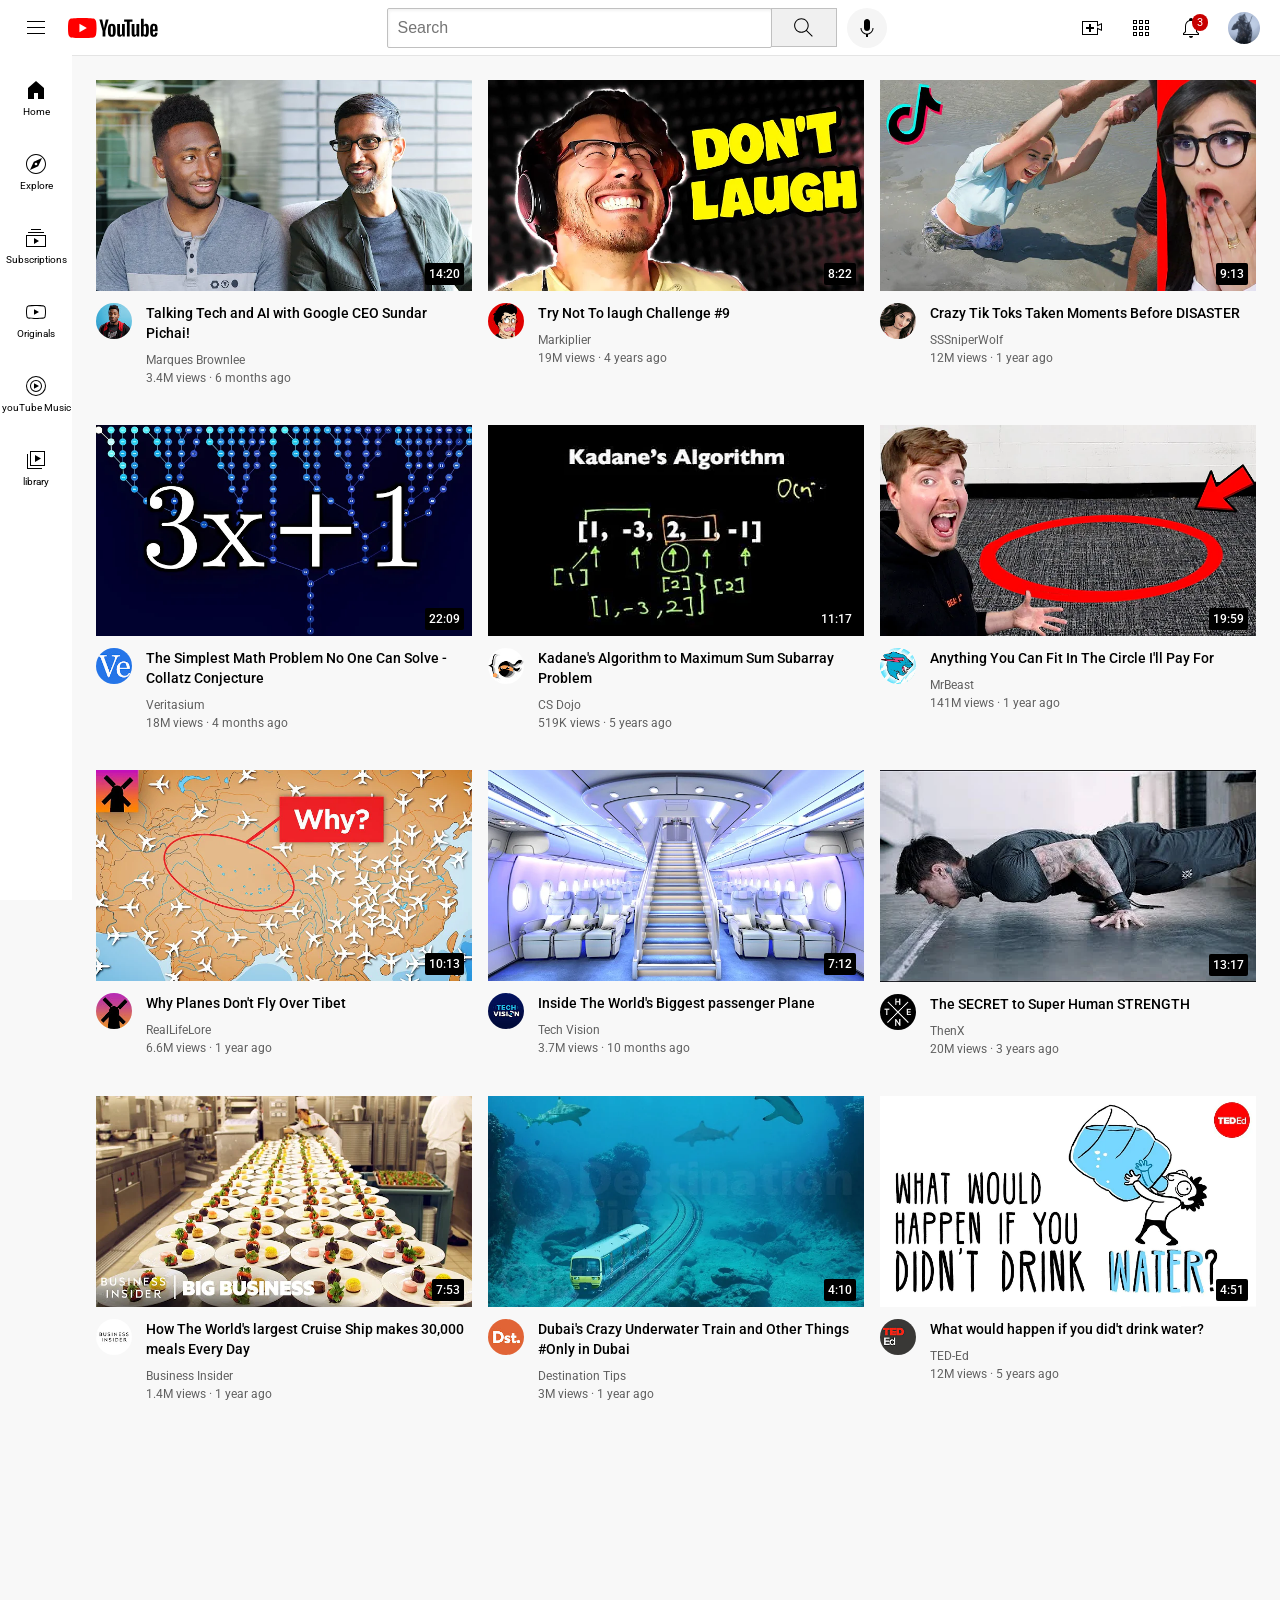
<file: index.html>
<!DOCTYPE html>
<html lang="en">
  <head>
    <meta charset="UTF-8">
    <meta name="viewport" content="width=device-width, initial-scale=1.0">
    <meta name="description" content="A simple YouTube Clone project built using HTML and CSS. Features a responsive layout and replicates the basic UI of YouTube.">
    <meta name="keywords" content="YouTube Clone, HTML, CSS, Frontend Development, Responsive Design">
    <meta name="author" content="Arunav Singh">
    <title>YouTube.com Clone</title>
    <link rel="icon" type="image/yt-icon" href="/fevicons/yt-fevicon.webp">
    <link rel="stylesheet" href="styles/header.css">
    <link rel="stylesheet" href="styles/sidebar.css">
    <link rel="stylesheet" href="styles/general.css">
    <link rel="stylesheet" href="styles/video.css">
    <link rel="preconnect" href="https://fonts.googleapis.com">
    <link rel="preconnect" href="https://fonts.gstatic.com" crossorigin>
    <link href="https://fonts.googleapis.com/css2?family=Roboto:wght@400;500;700&display=swap" rel="stylesheet">
  </head>
  <body>
    <!-- -------------------------------------- -->
    <header class="header">
      <div class="left-section"><img src="/icons/hamburger-menu.svg" alt="hamburger-menu" class="hamburger-menu">
      <img src="/icons/youtube-logo.svg" alt="youtube-logo" class="youtube-logo"></div>
      <div class="middle-section">
        <input class="search-bar" type="text" placeholder="Search">
        <button class="search-button">
          <img src="/icons/search.svg" alt="search-icon" class="search-icon">
          <div class="tool-tip">Search</div>
        </button>
        <!-- Put position absolute inside position relative -->
        <button class="voice-search-button">
          <img src="/icons/voice-search-icon.svg" alt="voice-search-icon" class="voice-search-icon">
          <div class="tool-tip">Search with your voice</div>
        </button>
      </div>
      <div class="right-section">
        <div class="upload-icon-container">
        <img src="/icons/upload.svg" alt="upload-icon" class="upload-icon">
        <div class="tool-tip">
          Create
        </div>
        </div>
        <div class="youtube-app-icon-container">
        <img src="/icons/youtube-apps.svg" alt="youtube-apps" class="youtube-apps-icon">
        <div class="tool-tip">
          YouTube Apps
        </div>
        </div>
      <div class="notifications-icon-container">
        <div class="notification-icon-container">
        <img src="/icons/notifications.svg" alt="notifications-icon" class="notifications-icon">
        <div class="tool-tip">
          Notifications
        </div>
        <div class="notifications-count">3</div>
        </div>
      </div>
      <img src="/channel-pictures/my-channel-picture.jpg" alt="channel-picture" class="current-user-picture">
      </div>
    </header>
<!-- ------------------- -->
    <nav class="sidebar">
      <div class="sidebar-link">
        <img src="/icons/home.svg" alt="home-icon">
        <div>Home</div>
      </div>
      <div class="sidebar-link">
        <img src="/icons/explore.svg" alt="explore-icon">
        <div>Explore</div>
      </div>
      <div class="sidebar-link">
        <img src="/icons/subscriptions.svg" alt="subscriptions-icon">
        <div>Subscriptions</div>
      </div>
      <div class="sidebar-link">
        <img src="/icons/originals.svg" alt="originals-icon">
        <div>Originals</div>
      </div>
      <div class="sidebar-link">
        <img src="/icons/youtube-music.svg" alt="youtube-music-icon">
        <div>youTube Music</div>
      </div>
      <div class="sidebar-link">
        <img src="/icons/library.svg" alt="library-icon">
        <div>library</div>
      </div>
    </nav>
  <main>
    <section class="video-grid">
    <!-- --------------1---------------- -->
      <div class="video-preview">
        <div class="thumbnail-row">
          <a href="https://www.youtube.com/watch?v=n2RNcPRtAiY" target="_blank"><img class="thumbnail" src="/thumbnails/thumbnail-1.webp" alt="Video Preview Image"></a>
          <div class="video-time">14:20</div>
        </div>
        <div class="video-info-grid">
          <div class="channel-picture">
            <img class="profile-picture" src="/channel-pictures/channel-1.jpeg" alt="Channel creator Picture">
          </div>
          <div class="video-info">
            <p class="video-title">
              Talking Tech and AI with Google CEO Sundar Pichai!
            </p>
            <p class="video-aurthor">
              Marques Brownlee
            </p>
            <p class="video-stats">
              3.4M views &#183; 6 months ago
            </p>
          </div>
        </div>   
      </div>
      <!-- ------2---------- -->
      <div class="video-preview">
        <div class="thumbnail-row">
          <a href="https://www.youtube.com/watch?v=mP0RAo9SKZk" target="_blank">
          <img src="/thumbnails/thumbnail-2.webp" alt="Video Preview Image" class="thumbnail">
          </a>
          <div class="video-time">8:22</div>
        </div>
        <div class="video-info-grid">
          <div class="channel-picture">
            <img src="/channel-pictures/channel-2.jpeg" alt="Channel Creator Picture" class="profile-picture">
          </div>
          <div class="video-info">
            <p class="video-title">
              Try Not To laugh Challenge #9 
            </p>
            <p class="video-aurthor">
              Markiplier
            </p>
            <p class="video-stats">
              19M views &#183 4 years ago 
            </p>
          </div>
        </div>
      </div>
      <!-- -----------3----------------- -->
      <div class="video-preview">
        <div class="thumbnail-row">
          <a href="https://www.youtube.com/watch?v=FgjPQQeTh1w" target="_blank">
          <img class="thumbnail" src="/thumbnails/thumbnail-3.webp" alt="Video Preview Image">
          </a>
          <div class="video-time">9:13</div>
        </div>
        <div class="video-info-grid">
          <div class="channel-picture">
            <img class="profile-picture" src="/channel-pictures/channel-3.jpeg" alt="Channel creator Picture">
          </div>
          <div class="video-info">
            <p class="video-title">
              Crazy Tik Toks Taken Moments Before DISASTER
            </p>
            <p class="video-aurthor">
              SSSniperWolf
            </p>
            <p class="video-stats">
              12M views &#183; 1 year ago
            </p>
          </div>
        </div>   
      </div>
      <!-- -------4--------- -->
      <div class="video-preview">
        <div class="thumbnail-row">
          <a href="https://www.youtube.com/watch?v=094y1Z2wpJg" target="_blank">
          <img src="/thumbnails/thumbnail-4.webp" alt="Video Preview Image" class="thumbnail">
          </a>
          <div class="video-time">22:09</div>
        </div>
        <div class="video-info-grid">
          <div class="channel-picture">
            <img src="/channel-pictures/channel-4.jpeg" alt="Channel Creator Picture" class="profile-picture">
          </div>
          <div class="video-info">
            <p class="video-title">
              The Simplest Math Problem No One Can Solve - Collatz Conjecture
            </p>
            <p class="video-aurthor">
              Veritasium
            </p>
            <p class="video-stats">
              18M views &#183 4 months ago 
            </p>
          </div>
        </div>
      </div>
      <!-- ------------5--------------- -->
      <div class="video-preview">
        <div class="thumbnail-row">
          <a href="https://www.youtube.com/watch?v=86CQq3pKSUw" target="_blank">
          <img class="thumbnail" src="/thumbnails/thumbnail-5.webp" alt="Video Preview Image">
          </a>
          <div class="video-time">11:17</div>
        </div>
        <div class="video-info-grid">
          <div class="channel-picture">
            <img class="profile-picture" src="/channel-pictures/channel-5.jpeg" alt="Channel creator Picture">
          </div>
          <div class="video-info">
            <p class="video-title">
              Kadane's Algorithm to Maximum Sum Subarray Problem
            </p>
            <p class="video-aurthor">
              CS Dojo
            </p>
            <p class="video-stats">
              519K views &#183; 5 years ago
            </p>
          </div>
        </div>   
      </div>
      <!-- -------6--------- -->
      <div class="video-preview">
        <div class="thumbnail-row">
          <a href="https://www.youtube.com/watch?v=yXWw0_UfSFg" target="_blank">
          <img src="/thumbnails/thumbnail-6.webp" alt="Video Preview Image" class="thumbnail">
          </a>
          <div class="video-time">19:59</div>
        </div>
        <div class="video-info-grid">
          <div class="channel-picture">
            <img src="/channel-pictures/channel-6.jpeg" alt="Channel Creator Picture" class="profile-picture">
          </div>
          <div class="video-info">
            <p class="video-title"> 
             Anything You Can Fit In The Circle I'll Pay For
            </p>
            <p class="video-aurthor">
              MrBeast
            </p>
            <p class="video-stats">
              141M views &#183 1 year ago 
            </p>
          </div>
        </div>
      </div>
      <!-- ----------7-------------- -->
      <div class="video-preview">
        <div class="thumbnail-row">
          <a href="https://www.youtube.com/watch?v=fNVa1qMbF9Y" target="_blank">
          <img class="thumbnail" src="/thumbnails/thumbnail-7.webp" alt="Video Preview Image">
          </a>
          <div class="video-time">10:13</div>
        </div>
        <div class="video-info-grid">
          <div class="channel-picture">
            <img class="profile-picture" src="/channel-pictures/channel-7.jpeg" alt="Channel creator Picture">
          </div>
          <div class="video-info">
            <p class="video-title">
              Why Planes Don't Fly Over Tibet
            </p>
            <p class="video-aurthor">
              RealLifeLore
            </p>
            <p class="video-stats">
              6.6M views &#183; 1 year ago
            </p>
          </div>
        </div>   
      </div>
      <!-- ---------------8------------------ -->
      <div class="video-preview">
        <div class="thumbnail-row">
          <a href="https://www.youtube.com/watch?v=lFm4EM1juls" target="_blank">
          <img class="thumbnail" src="/thumbnails/thumbnail-8.webp" alt="Video Preview Image">
          </a>
          <div class="video-time">7:12</div>
        </div>
        <div class="video-info-grid">
          <div class="channel-picture">
            <img class="profile-picture" src="/channel-pictures/channel-8.jpeg" alt="Channel creator Picture">
          </div>
          <div class="video-info">
            <p class="video-title">
              Inside The World's Biggest passenger Plane
            </p>
            <p class="video-aurthor">
              Tech Vision
            </p>
            <p class="video-stats">
              3.7M views &#183; 10 months ago
            </p>
          </div>
        </div>   
      </div>
      <!-- ----------------------9---------------------------- -->
      <div class="video-preview">
        <div class="thumbnail-row">
          <a href="https://www.youtube.com/watch?v=ixmxOlcrlUc" target="_blank">
          <img class="thumbnail" src="/thumbnails/thumbnail-9.webp" alt="Video Preview Image">
          </a>
          <div class="video-time">13:17</div>
        </div>
        <div class="video-info-grid">
          <div class="channel-picture">
            <img class="profile-picture" src="/channel-pictures/channel-9.jpeg" alt="Channel creator Picture">
          </div>
          <div class="video-info">
            <p class="video-title">
              The SECRET to Super Human STRENGTH
            </p>
            <p class="video-aurthor">
              ThenX
            </p>
            <p class="video-stats">
              20M views &#183; 3 years ago
            </p>
          </div>
        </div>   
      </div>
      <!-- -----------------------10------------------------- -->
      <div class="video-preview">
        <div class="thumbnail-row">
          <a href="https://www.youtube.com/watch?v=R2vXbFp5C9o" target="_blank">
          <img class="thumbnail" src="/thumbnails/thumbnail-10.webp" alt="Video Preview Image">
          </a>
          <div class="video-time">7:53</div>
        </div>
        <div class="video-info-grid">
          <div class="channel-picture">
            <img class="profile-picture" src="/channel-pictures/channel-10.jpeg" alt="Channel creator Picture">
          </div>
          <div class="video-info">
            <p class="video-title">
              How The World's largest Cruise Ship makes 30,000 meals Every Day
            </p>
            <p class="video-aurthor">
              Business Insider
            </p>
            <p class="video-stats">
              1.4M views &#183; 1 year ago
            </p>
          </div>
        </div>   
      </div>
      <!-- -------------------11---------------------- -->
      <div class="video-preview">
        <div class="thumbnail-row">
          <a href="https://www.youtube.com/watch?v=0nZuYyXET3s" target="_blank">
          <img class="thumbnail" src="/thumbnails/thumbnail-11.webp" alt="Video Preview Image">
          </a>
          <div class="video-time">4:10</div>
        </div>
        <div class="video-info-grid">
          <div class="channel-picture">
            <img class="profile-picture" src="/channel-pictures/channel-11.jpeg" alt="Channel creator Picture">
          </div>
          <div class="video-info">
            <p class="video-title">
              Dubai's Crazy Underwater Train and Other Things &#x23Only in Dubai
            </p>
            <p class="video-aurthor">
              Destination Tips
            </p>
            <p class="video-stats">
              3M views &#183; 1 year ago
            </p>
          </div>
        </div>   
      </div>
      <!-- ----------------------12------------------------ -->
      <div class="video-preview">
        <div class="thumbnail-row">
          <a href="https://www.youtube.com/watch?v=9iMGFqMmUFs" target="_blank">
          <img class="thumbnail" src="/thumbnails/thumbnail-12.webp" alt="Video Preview Image">
          </a>
          <div class="video-time">4:51</div>
        </div>
        <div class="video-info-grid">
          <div class="channel-picture">
            <img class="profile-picture" src="/channel-pictures/channel-12.jpeg" alt="Channel creator Picture">
          </div>
          <div class="video-info">
            <p class="video-title">
              What would happen if you did't drink water&#63
            </p>
            <p class="video-aurthor">
              TED-Ed
            </p>
            <p class="video-stats">
              12M views &#183; 5 years ago
            </p>
          </div>
        </div>   
      </div>
    </section>
  </main>
  </body>
</html>
</file>
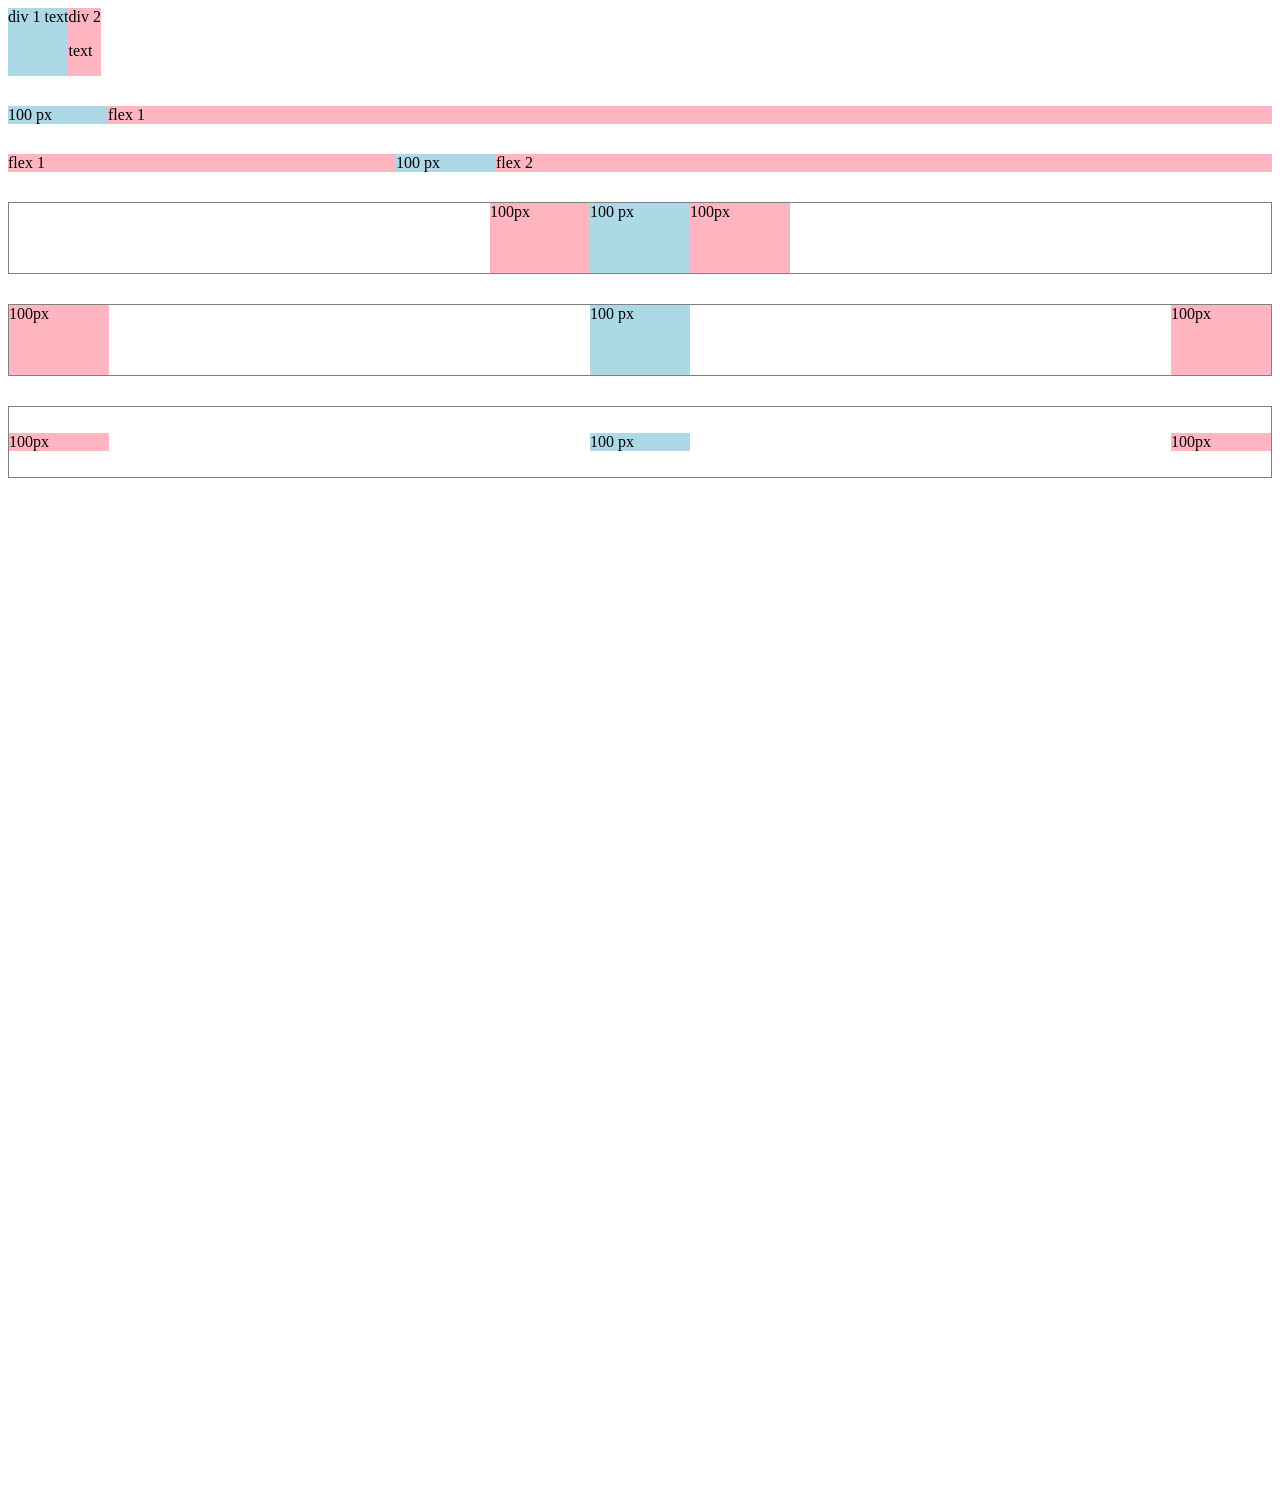
<file: HTML and CSS Practice/flexbox.html>
<!DOCTYPE html>
<html lang="en">
<head>
  <meta charset="UTF-8">
  <meta name="viewport" content="width=device-width, initial-scale=1.0">
  <title>CSS Flexbox Practice</title>
</head>
<body style="padding-bottom: 1000px;">
    <div style="display: flex; 
    flex-direction: row;">
      <div style="background-color: lightblue;">div 1 text</div>
      <div style="background-color: lightpink;">div 2 <p>text</p></div>
    </div>

    <div style="display: flex; 
    flex-direction: row;
    margin-top: 30px;">
      <div style="background-color: lightblue;
      width: 100px;
      ">100 px</div>
      <div style="background-color: lightpink;
      flex: 1;
      ">flex 1</div>
    </div>

    <div style="display: flex; 
    flex-direction: row;
    margin-top: 30px;">
      <div style="background-color: lightpink;
      flex: 1;
      ">flex 1</div>
      <div style="background-color: lightblue;
      width: 100px;
      ">100 px</div>
      <div style="background-color: lightpink; flex: 2;
      ">flex 2</div>
    </div>

    <div style="display: flex;
    height: 70px; 
    border-width: 1px;
    border-style: solid;
    border-color: gray;
    flex-direction: row;
    margin-top: 30px;
    justify-content: center;
    ">
      <div style="background-color: lightpink;
      width: 100px;
      ">100px</div>
      <div style="background-color: lightblue;
      width: 100px;
      ">100 px</div>
      <div style="background-color: lightpink; width: 100px;
      ">100px</div>
    </div>

    <div style="display: flex;
    height: 70px; 
    border-width: 1px;
    border-style: solid;
    border-color: gray;
    flex-direction: row;
    margin-top: 30px;
    justify-content: space-between;
    ">
      <div style="background-color: lightpink;
      width: 100px;
      ">100px</div>
      <div style="background-color: lightblue;
      width: 100px;
      ">100 px</div>
      <div style="background-color: lightpink; width: 100px;
      ">100px</div>
    </div>

    <div style="display: flex;
    height: 70px; 
    border-width: 1px;
    border-style: solid;
    border-color: gray;
    flex-direction: row;
    margin-top: 30px;
    justify-content: space-between;
    align-items: center;
    ">
      <div style="background-color: lightpink;
      width: 100px;
      ">100px</div>
      <div style="background-color: lightblue;
      width: 100px;
      ">100 px</div>
      <div style="background-color: lightpink; width: 100px;
      ">100px</div>
    </div>    
</body>
</html>
</file>
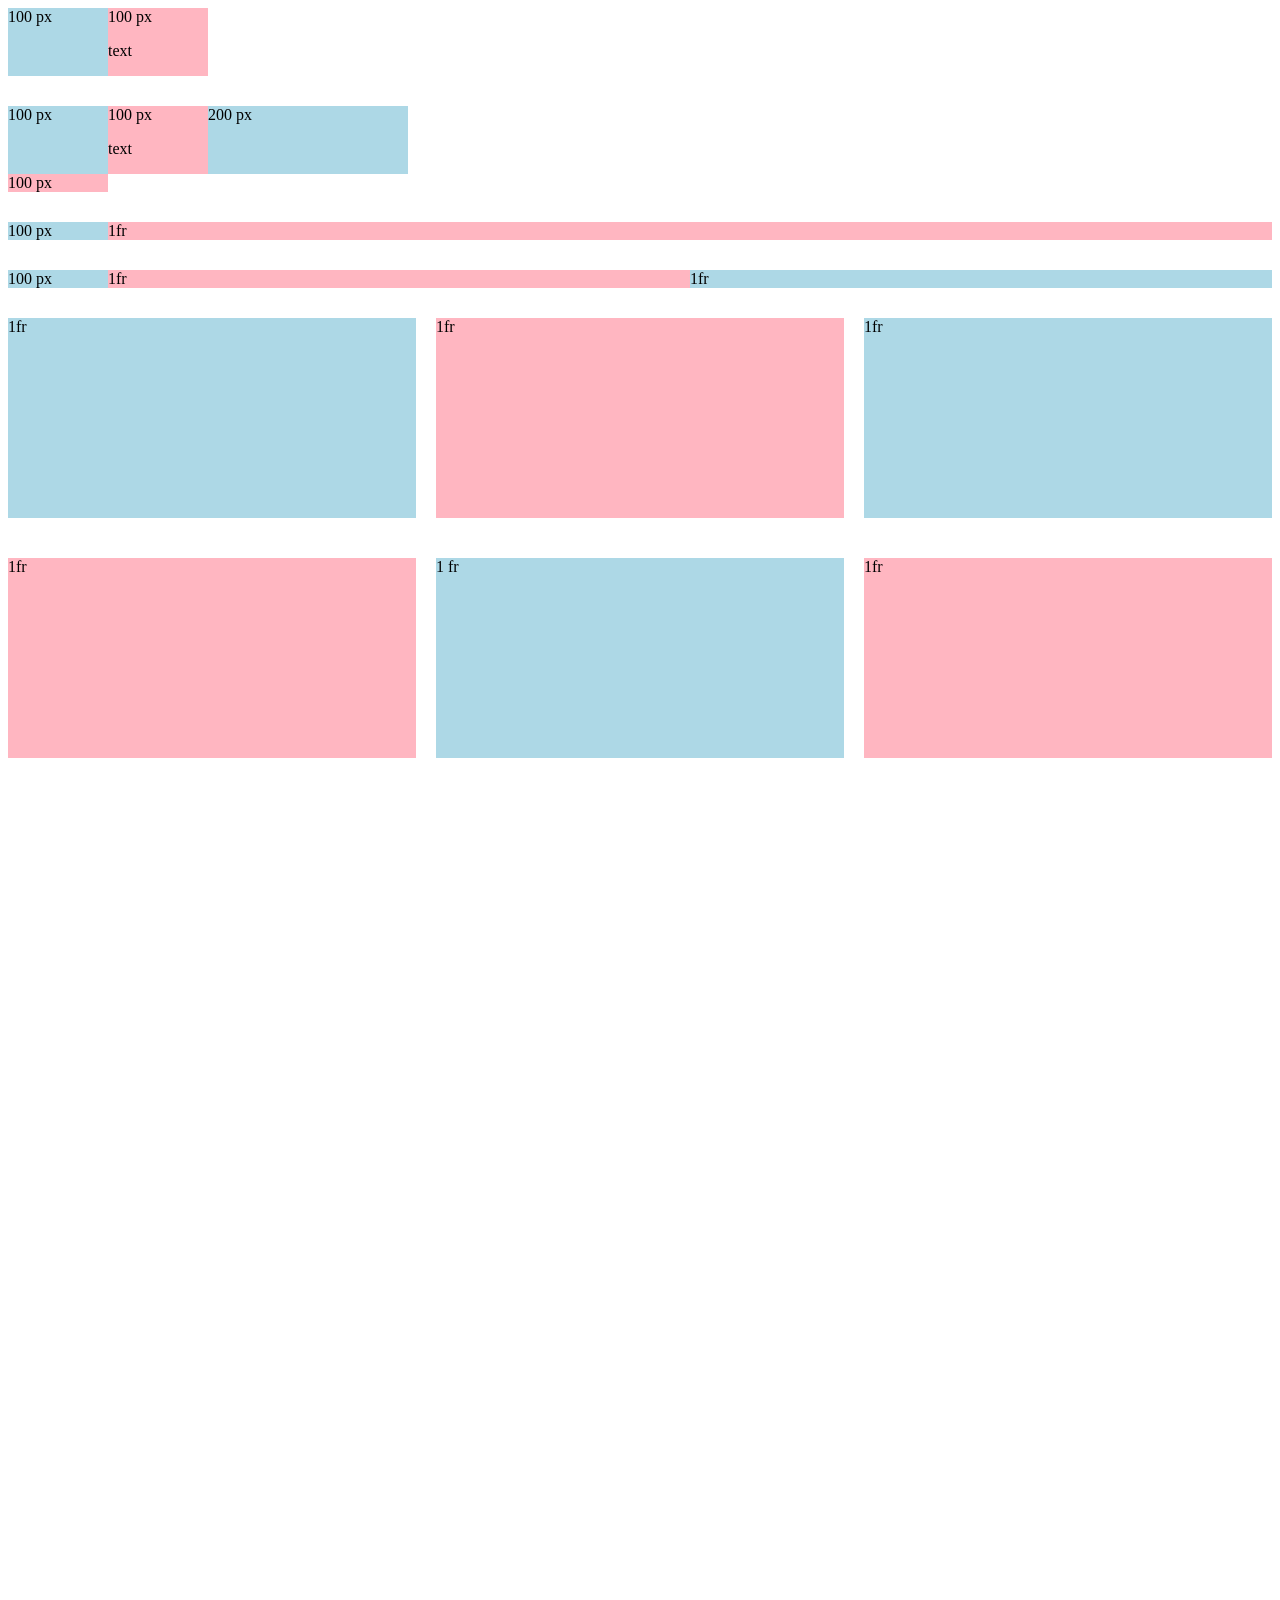
<file: HTML and CSS Practice/grid.html>
<!DOCTYPE html>
<html lang="en">
<head>
  <meta charset="UTF-8">
  <meta name="viewport" content="width=device-width, initial-scale=1.0">
  <title>CSS Grid practice</title>
</head>
<body style="padding-bottom: 1000px;">
  <div style="display: grid; grid-template-columns: 100px 100px;">
    <div style="background-color: lightblue;">
    100 px
    </div>
    <div style="background-color: lightpink;">
      100 px<p>text</p>
    </div>
  </div>

  <div style="margin-top: 30px;
  display: grid; 
  grid-template-columns: 100px 100px 200px;">
    <div style="background-color: lightblue;">
      100 px
    </div>
    <div style="background-color: lightpink;">
      100 px <p>text</p>
    </div>
    <div style="background-color: lightblue;">
      200 px
    </div>
    <div style="background-color: lightpink;">
      100 px
    </div>
  </div>

  <div style="margin-top: 30px;
  display: grid; 
  grid-template-columns: 100px 1fr;">
    <div style="background-color: lightblue;">
      100 px
    </div>
    <div style="background-color: lightpink;">
      1fr
    </div>
  </div>

  <div style="margin-top: 30px;
  display: grid; 
  grid-template-columns: 100px 1fr 1fr;">
    <div style="background-color: lightblue;">
      100 px
    </div>
    <div style="background-color: lightpink;">
      1fr
    </div>
    <div style="background-color: lightblue;">
      1fr
    </div>
  </div>

  <div style="margin-top: 30px;
  display: grid; 
  grid-template-columns: 1fr 1fr 1fr;
  column-gap: 20px; row-gap: 40px;">
    <div style="background-color: lightblue; height: 200px;">
      1fr
    </div>
    <div style="background-color: lightpink; height: 200px;">
      1fr
    </div>
    <div style="background-color: lightblue; height: 200px;">
      1fr
    </div>
    <div style="background-color: lightpink; height: 200px;">
      1fr
    </div>
    <div style="background-color: lightblue; height: 200px;">
      1 fr
  </div>
  <div style="background-color: lightpink; height: 200px;">
    1fr
  </div>
  </div>
</body>
</html>
</file>
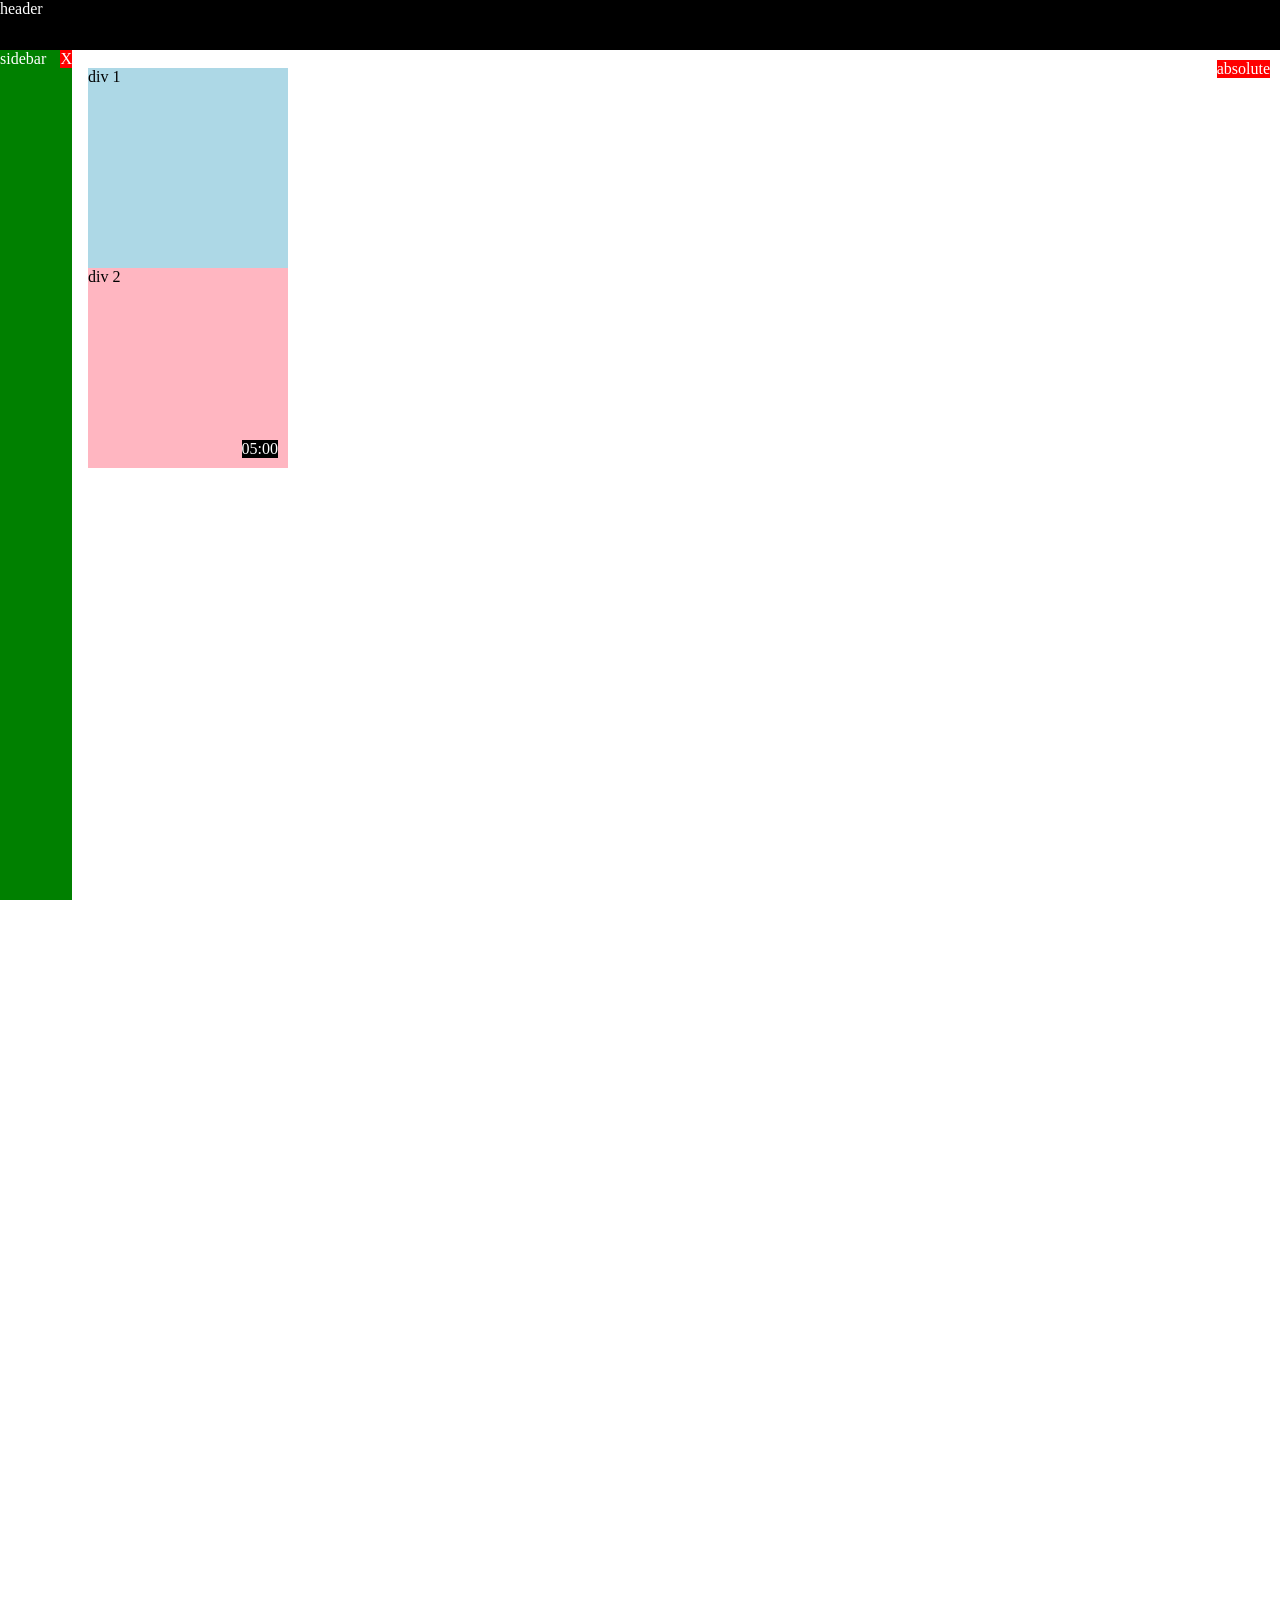
<file: HTML and CSS Practice/position.html>
<!DOCTYPE html>
<html lang="en">
<head>
  <meta charset="UTF-8">
  <meta name="viewport" content="width=device-width, initial-scale=1.0">
  <title>CSS Position practice</title>
</head>
<body style="height: 3000px;
padding-top: 60px;
padding-left: 80px;
">
  <div style="background-color: black;
  color: white;
  position: fixed;
  top: 0;
  left: 0;
  right: 0;
  height: 50px;
  z-index: 100;
  ">header</div>

  <div style="background-color: green; color: white; position: fixed;
  left: 0;
  bottom: 0;
  top: 50px;
  width: 72px;
  ">
    sidebar
    <div style="position: absolute;
    background-color: red;
    color: white;
    right: 0px;
    top: 0px;
    z-index: 2;
    ">
      X
    </div>
  </div>

  <div style="position: absolute;
  background-color: red;
  color: white;
  right: 10px;
  top: 60px;
  z-index: 2;
  ">
    absolute
  </div>

  <div style="background-color: lightblue;
  height: 200px;
  width: 200px;
  position: static;
  ">div 1</div>
  <div style="background-color: lightpink;
  height: 200px;
  width: 200px;
  position: relative;">
  div 2
  <div style="position: absolute;
  background-color: black;
  color: white;
  bottom: 10px;
  right: 10px;
  ">
    05:00
  </div>
</div>
</body>
</html>
</file>
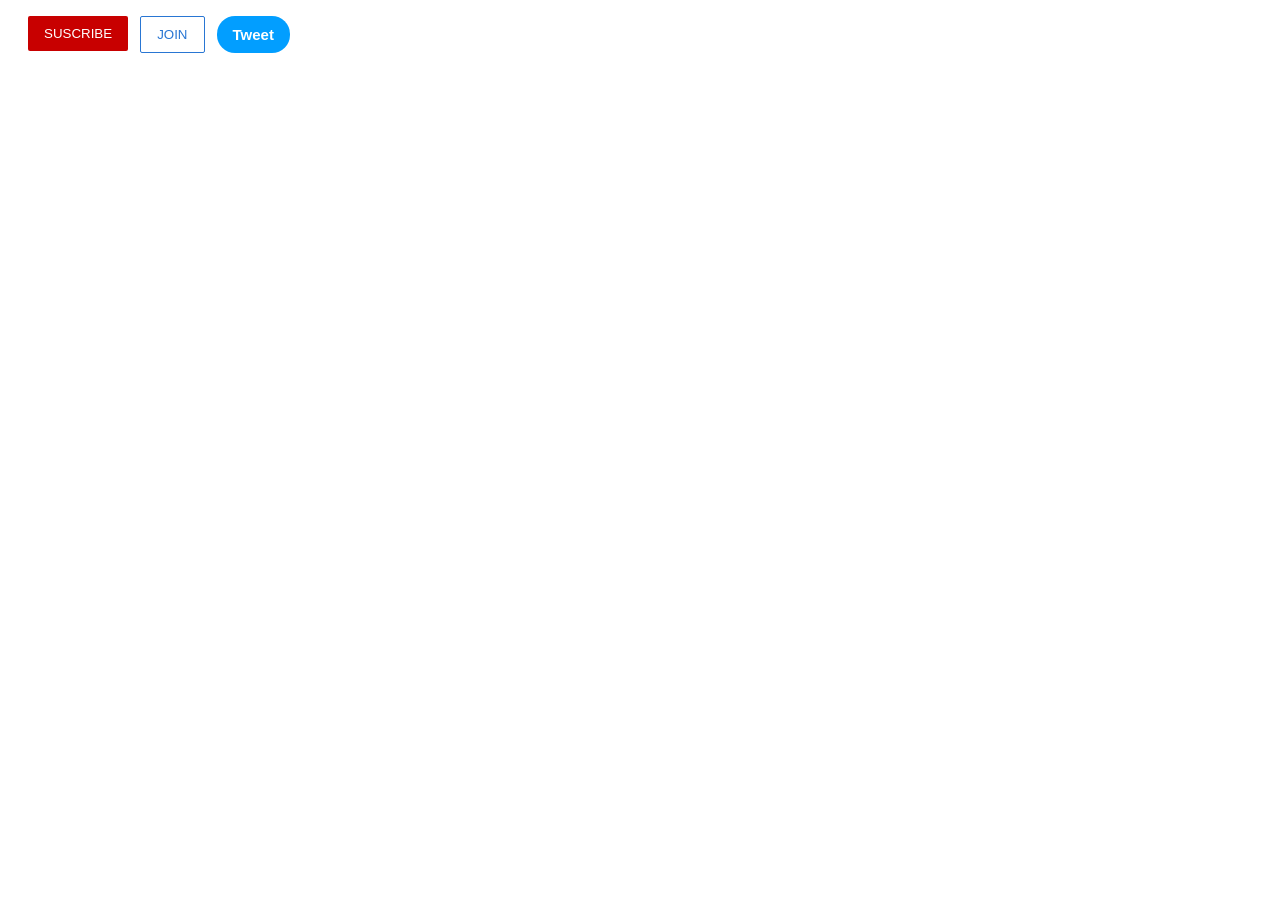
<file: HTML and CSS Practice/intro-to-html & css/button-with-css.html>
<!DOCTYPE html>
<html lang="en">
<head>
  <meta charset="UTF-8">
  <meta name="viewport" content="width=device-width, initial-scale=1.0">
  <title>Button Using HTML and CSS</title>
  <style rel="stylesheet">
    #sub{
      background-color: rgb(200, 0, 0);
      color: white;
      border: none;
      margin-right: 8px;
      margin-left: 20px;
      padding-top: 10px;
      padding-bottom: 10px;
      padding-left: 16px;
      padding-right: 16px;
      border-radius: 2px;
      cursor: pointer;
      margin-right: 8px;
      transition: opacity 0.5s;
      vertical-align: top;
    }
    #sub:hover{
      opacity: 0.8;
    }
    #sub:active{
      opacity: 0.5;
    }
    #join{
     background-color: white;
     border-color: rgb(41, 118, 211);
     border-style: solid;
     border-width: 1px;
     color: rgb(41, 118, 211);
     padding-top: 10px;
     padding-bottom: 10px;
     padding-left: 16px;
     padding-right: 16px;
     border-radius: 2px;
     cursor: pointer;
     transition: background-color 1s, color 1s;
     vertical-align: top;
    }
    #join:hover{
      background-color: rgb(41, 118, 211);
      color: white;
    }
    #join:active{
      opacity: 0.7;
    }
    #tweet{
      background-color: rgb(2, 158, 255);
      color: white;
      border: none;
      padding-top: 10px;
      padding-bottom: 10px;
      padding-left: 16px;
      padding-right: 16px;
      border-radius: 18px;
      cursor: pointer;
      font-weight: bold;
      font-size: 15px;
      margin-left: 8px;
      cursor: pointer;
      transition: box-shadow 0.15s;
      vertical-align: top;
    }
    #tweet:hover{
      box-shadow: 5px 5px 10px rgba(0, 0, 0, 0.15);
    }
  </style>
  <!-- <link rel="stylesheet" href="button-with-css.css"> -->
</head>
<body>
  <p>
    <button id="sub">SUSCRIBE</button>
    <button id="join">JOIN</button>
    <button id="tweet">Tweet</button>
  </p>
  <!--<div>
    <p>
      <button id="uber">Request Now</button>
      <button id="amazon">Add to Cart</button>
      <button id="GitHub">Sign Up</button>
    </p>
    <p>
      <button id="bootstrap">Get Started</button>
      <button id="bootDown">Download</button>
    </p>
    <p>
      <button id="linkedln">Apply on company website</button>
      <button id="linkSave">Save</button>
    </p>
  </div>-->
  </body>
  </html>
</file>
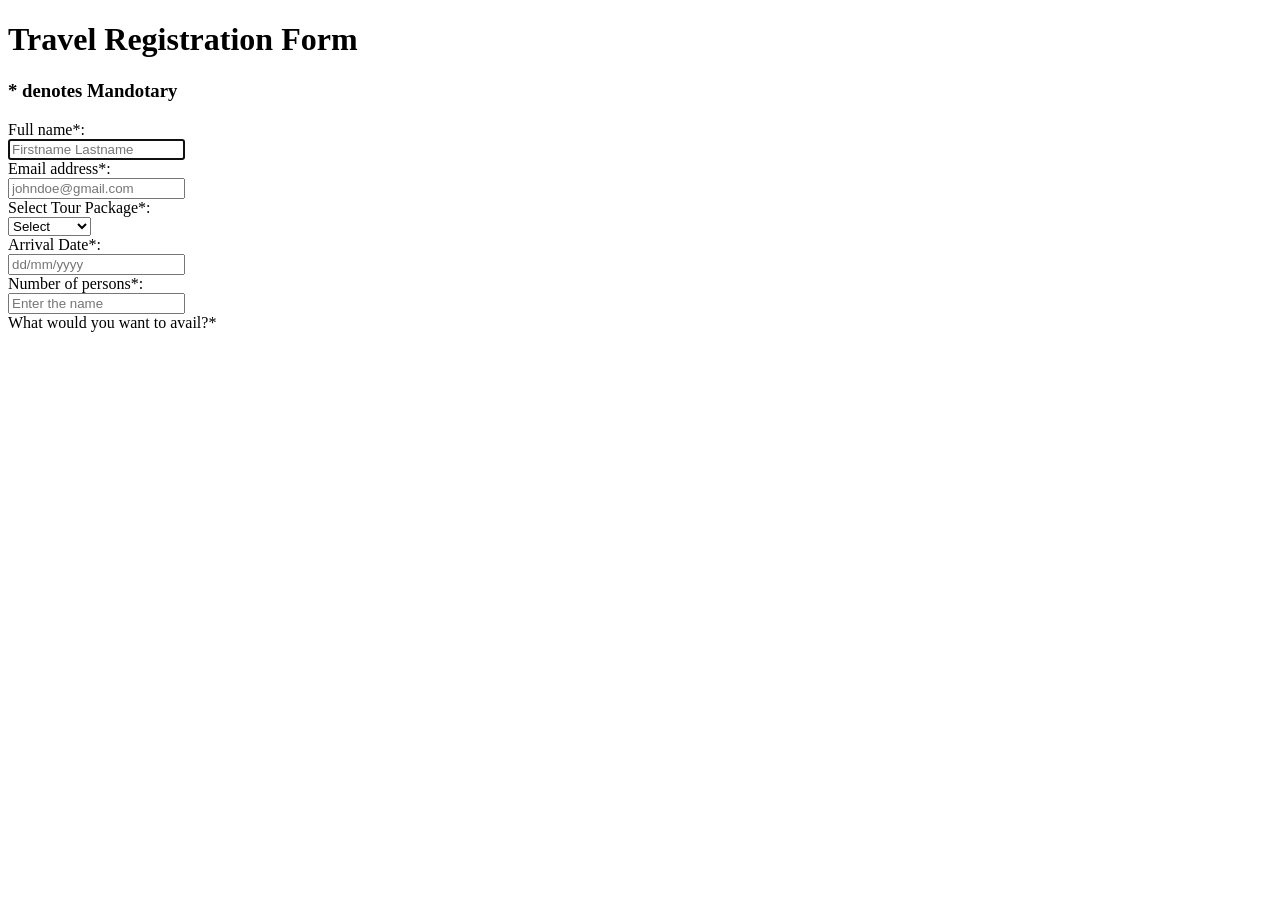
<file: HTML and CSS Practice/intro-to-html & css/practice_Reg_form.html>
<!DOCTYPE html>
<html lang="en">
<head>
    <meta charset="UTF-8">
    <meta name="viewport" content="width=device-width, initial-scale=1.0">
    <title>HTML CSS Form Exercise</title>
</head>
<body>
    <div class="container">
        <h1>Travel Registration Form</h1>
        <h3>* denotes Mandotary</h3>
        <form id="registration_form" method="post">
            <label>Full name*:</label><br>
            <input type="text" name="full_name" placeholder="Firstname Lastname" autofocus="autofocus" value=""><br>
            <label>Email address*:</label><br>
            <input type="text" name="email_addr" placeholder="johndoe@gmail.com" value=""><br>
            <label>Select Tour Package*:</label><br>
            <select name="package">
                <option value="Select">Select</option>
                <option value="Goa">Goa</option>
                <option value="Kashmir">Kashmir</option>
                <option value="Rajasthan">Rajasthan</option>
            </select><br>
            <label>Arrival Date*:</label><br>
            <input type="text" name="arv_dt" placeholder="dd/mm/yyyy" value=""><br>
            <label>Number of persons*:</label><br>
            <input type="text" name="persons" placeholder="Enter the name" value=""><br>
            <label>What would you want to avail?*</label><br>
        </form>
    </div>
</body>
</html>
</file>
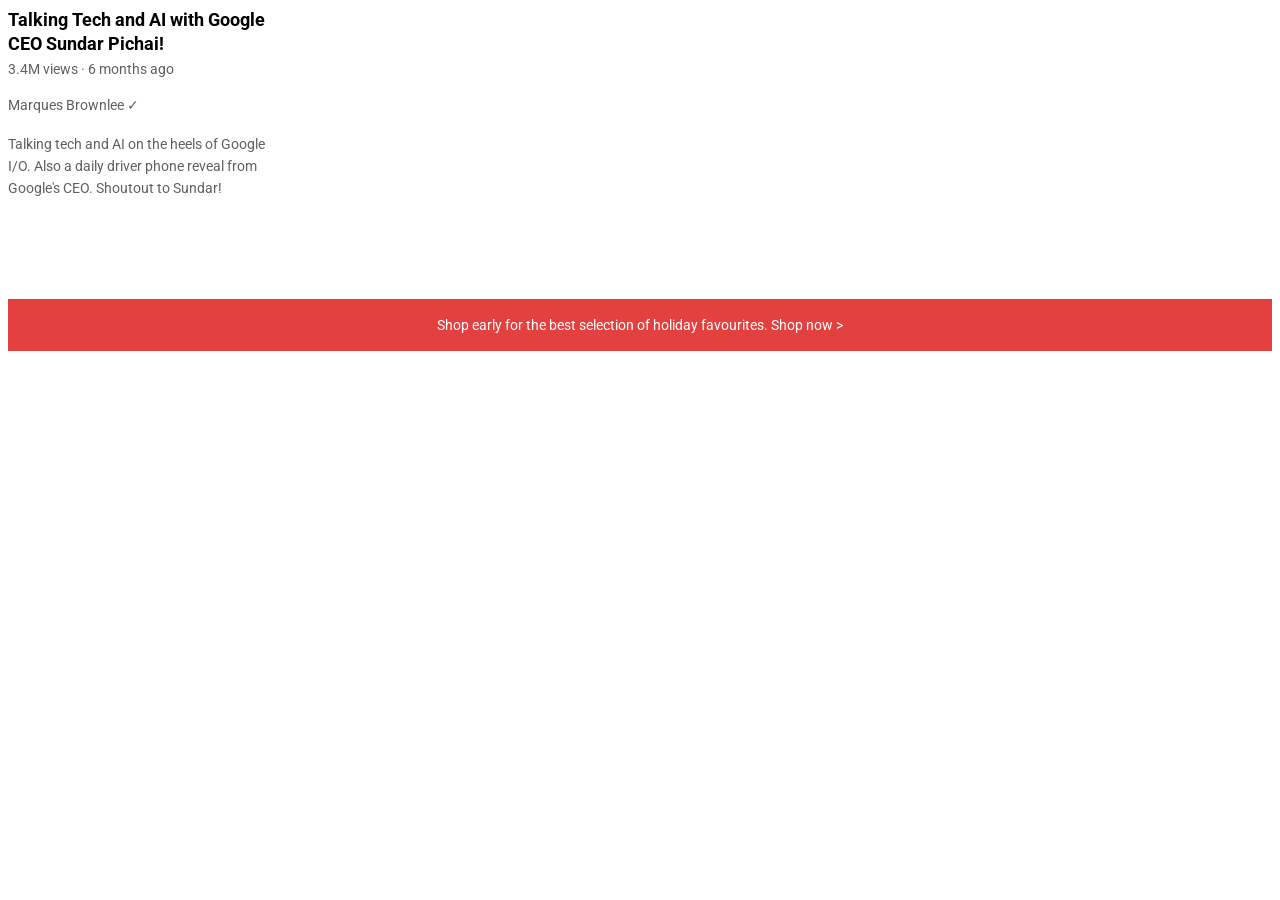
<file: HTML and CSS Practice/intro-to-html & css/text-with-css.html>
<!DOCTYPE html>
<html lang="en">
<head>
    <meta charset="UTF-8">
    <meta name="viewport" content="width=device-width, initial-scale=1.0">
    <title>Text with CSS</title>
    <link rel="stylesheet" href="text-with-css.css">
    <link rel="preconnect" href="https://fonts.googleapis.com">
    <link rel="preconnect" href="https://fonts.gstatic.com" crossorigin>
    <link href="https://fonts.googleapis.com/css2?family=Roboto:wght@400;700&display=swap" rel="stylesheet">
</head>
<body>
    <p class="video-title">
    Talking Tech and AI with Google CEO Sundar Pichai!
    </p>
    <p class="stat">
        3.4M views &#183; 6 months ago
    </p>
    <p class="aurthor">
        Marques Brownlee &#10003;
    </p>
    <p class="description">
        Talking tech and AI on the heels of Google I/O. Also a daily driver phone reveal from Google's CEO.
        Shoutout to Sundar!
    </p>
    <p class="apple-text">
        Shop early for the best selection of holiday favourites. <span class="span-link">Shop now &#62;</span>
    </p>
</body>
</html>
</file>
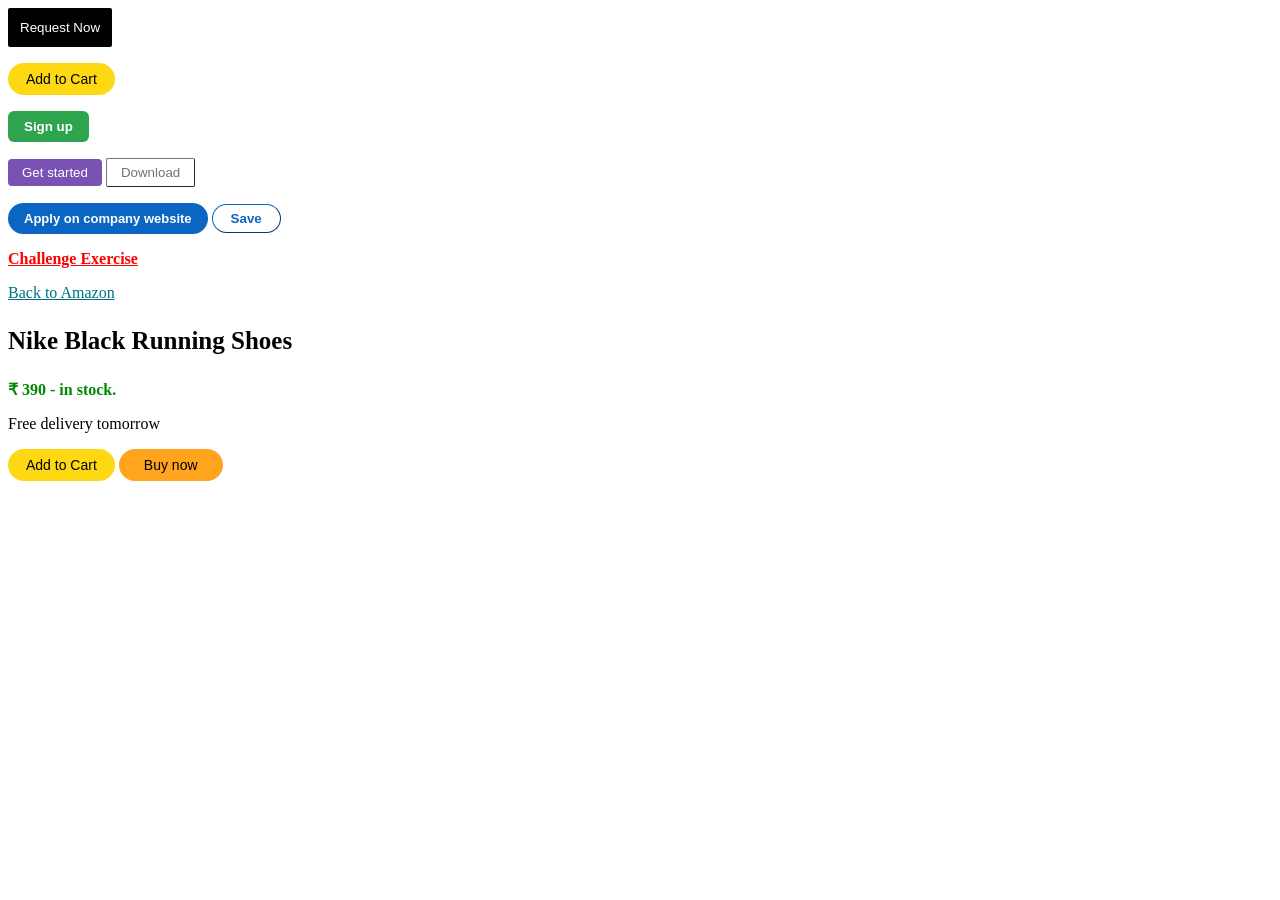
<file: HTML and CSS Practice/Practice/css-basics.html>
<!DOCTYPE html>
<html lang="en">
<head>
  <meta charset="UTF-8">
  <meta name="viewport" content="width=device-width, initial-scale=1.0">
  <title>CSS-basics</title>
  <link rel="stylesheet" href="styles/css-basics.css">
  <link rel="stylesheet" href="styles/css-basics-transition.css">
</head>
<body>
  
  <main>
    <input type="button" value="Request Now" class="uber-button">
    
    <p>
      <input type="button" class="amazon-button" value="Add to Cart">
    </p>
    
    <p>
      <input type="button" class="github-button" value="Sign up">
    </p>
    
    <p>
      <input type="button" class="bootstrap-button" value="Get started">
      
      <input type="button" class="bootstrap2-button" value="Download">
    </p>
    
    <p>
      <input type="button" class="linkedln-button" value="Apply on company website">
      
      <input type="button" class="linkedln2-button" value="Save">
    </p>

    <p class="chall-exe">Challenge Exercise</p>
    <p>
      <a href="https://www.amazon.in" class="amazon-link">Back to Amazon</a>

      <p class="text">Nike Black Running Shoes</p>
      <p class="stock">
        &#8377 390 - in stock.
      </p>
      <p>Free delivery tomorrow</p>
      <p><input type="button" value="Add to Cart" class="amazon-button">
        <input type="button" value="Buy now" class="buy-now"></p>
    </p>
  </main>
  </body>
  </html>
</file>
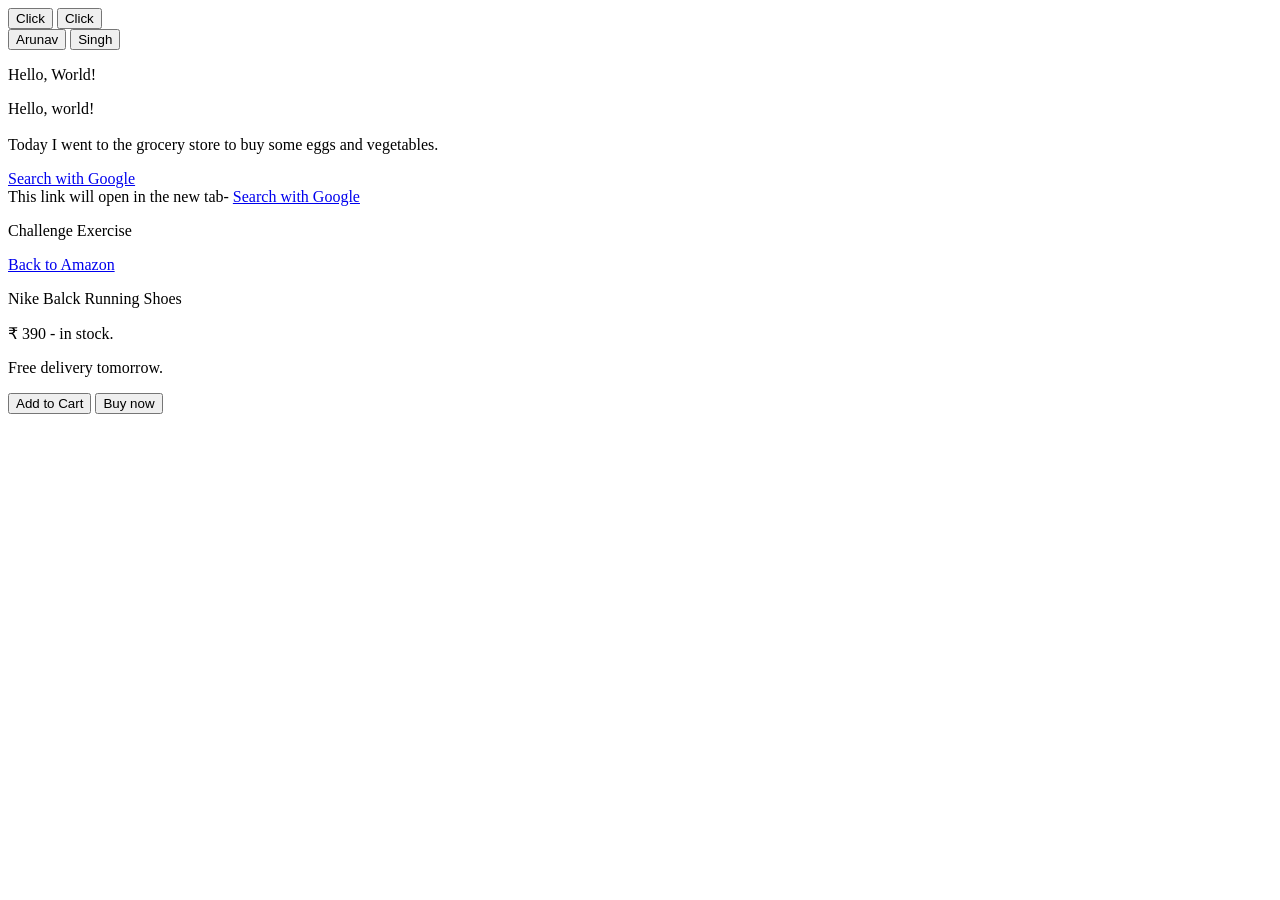
<file: HTML and CSS Practice/Practice/html-basics.html>
<!DOCTYPE html>
<html lang="en">
<head>
  <meta charset="UTF-8">
  <meta name="viewport" content="width=device-width, initial-scale=1.0">
  <title>HTML Basics </title>
</head>
<body>
  <input type="button" name="button" value="Click">
  <button>Click</button><br>

  <input type="button" value="Arunav">
  <button>Singh</button>

  <p>Hello, World!</p>
  <p>
    Hello, world! <br>
    <br>
    Today I went to the grocery store to buy some eggs and vegetables.

  </p>
  <a href="https://www.google.com">Search with Google</a><br>

  <label for="new-tab">This link will open in the new tab-</label>
  <a href="https://www.google.com" target="_blank" id="new-tab">Search with Google</a><br>

  <p>Challenge Exercise</p>
  <a href="https://www.amazon.in">Back to Amazon</a>
  <p>Nike Balck Running Shoes</p>
  <p>&#8377 390 - in stock.</p>
  <p>Free delivery tomorrow.</p>
  <input type="button" value="Add to Cart">
  <input type="button" value="Buy now">
</body>
</html>
</file>
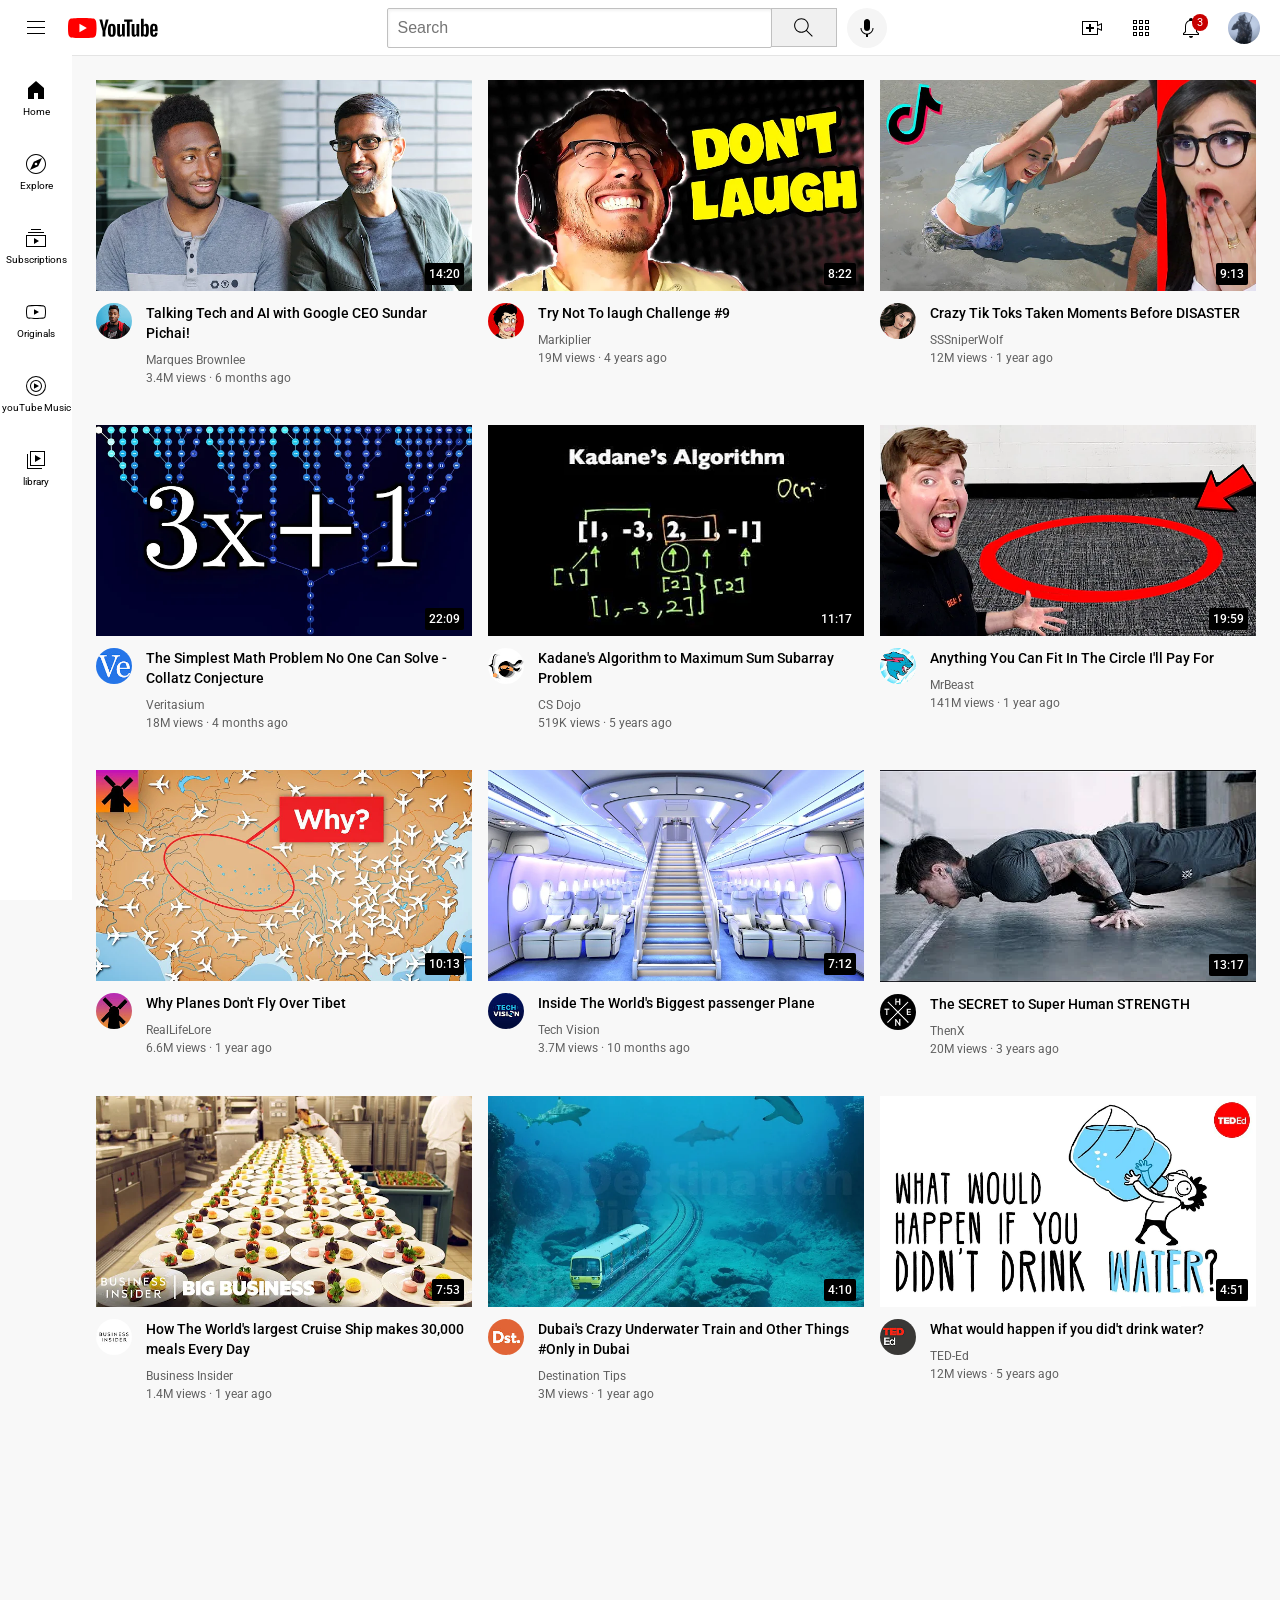
<file: HTML and CSS Practice/Youtube Clone Project/youtube.html>
<!DOCTYPE html>
<html lang="en">
  <head>
    <meta charset="UTF-8">
    <meta name="viewport" content="width=device-width, initial-scale=1.0">
    <title>YouTube.com Clone</title>
    <link rel="icon" type="image/yt-icon" href="/fevicons/yt-fevicon.webp">
    <link rel="stylesheet" href="styles/header.css">
    <link rel="stylesheet" href="styles/sidebar.css">
    <link rel="stylesheet" href="styles/general.css">
    <link rel="stylesheet" href="styles/video.css">
    <link rel="preconnect" href="https://fonts.googleapis.com">
    <link rel="preconnect" href="https://fonts.gstatic.com" crossorigin>
    <link href="https://fonts.googleapis.com/css2?family=Roboto:wght@400;500;700&display=swap" rel="stylesheet">
  </head>
  <body>
    <!-- -------------------------------------- -->
    <header class="header">
      <div class="left-section"><img src="/icons/hamburger-menu.svg" alt="hamburger-menu" class="hamburger-menu">
      <img src="/icons/youtube-logo.svg" alt="youtube-logo" class="youtube-logo"></div>
      <div class="middle-section">
        <input class="search-bar" type="text" placeholder="Search">
        <button class="search-button">
          <img src="/icons/search.svg" alt="search-icon" class="search-icon">
          <div class="tool-tip">Search</div>
        </button>
        <!-- Put position absolute inside position relative -->
        <button class="voice-search-button">
          <img src="/icons/voice-search-icon.svg" alt="voice-search-icon" class="voice-search-icon">
          <div class="tool-tip">Search with your voice</div>
        </button>
      </div>
      <div class="right-section">
        <div class="upload-icon-container">
        <img src="/icons/upload.svg" alt="upload-icon" class="upload-icon">
        <div class="tool-tip">
          Create
        </div>
        </div>
        <div class="youtube-app-icon-container">
        <img src="/icons/youtube-apps.svg" alt="youtube-apps" class="youtube-apps-icon">
        <div class="tool-tip">
          YouTube Apps
        </div>
        </div>
      <div class="notifications-icon-container">
        <div class="notification-icon-container">
        <img src="/icons/notifications.svg" alt="notifications-icon" class="notifications-icon">
        <div class="tool-tip">
          Notifications
        </div>
        <div class="notifications-count">3</div>
        </div>
      </div>
      <img src="/channel-pictures/my-channel-picture.jpg" alt="channel-picture" class="current-user-picture">
      </div>
    </header>
<!-- ------------------- -->
    <nav class="sidebar">
      <div class="sidebar-link">
        <img src="/icons/home.svg" alt="home-icon">
        <div>Home</div>
      </div>
      <div class="sidebar-link">
        <img src="/icons/explore.svg" alt="explore-icon">
        <div>Explore</div>
      </div>
      <div class="sidebar-link">
        <img src="/icons/subscriptions.svg" alt="subscriptions-icon">
        <div>Subscriptions</div>
      </div>
      <div class="sidebar-link">
        <img src="/icons/originals.svg" alt="originals-icon">
        <div>Originals</div>
      </div>
      <div class="sidebar-link">
        <img src="/icons/youtube-music.svg" alt="youtube-music-icon">
        <div>youTube Music</div>
      </div>
      <div class="sidebar-link">
        <img src="/icons/library.svg" alt="library-icon">
        <div>library</div>
      </div>
    </nav>
  <main>
    <section class="video-grid">
    <!-- --------------1---------------- -->
      <div class="video-preview">
        <div class="thumbnail-row">
          <a href="https://www.youtube.com/watch?v=n2RNcPRtAiY" target="_blank"><img class="thumbnail" src="/thumbnails/thumbnail-1.webp" alt="Video Preview Image"></a>
          <div class="video-time">14:20</div>
        </div>
        <div class="video-info-grid">
          <div class="channel-picture">
            <img class="profile-picture" src="/channel-pictures/channel-1.jpeg" alt="Channel creator Picture">
          </div>
          <div class="video-info">
            <p class="video-title">
              Talking Tech and AI with Google CEO Sundar Pichai!
            </p>
            <p class="video-aurthor">
              Marques Brownlee
            </p>
            <p class="video-stats">
              3.4M views &#183; 6 months ago
            </p>
          </div>
        </div>   
      </div>
      <!-- ------2---------- -->
      <div class="video-preview">
        <div class="thumbnail-row">
          <a href="https://www.youtube.com/watch?v=mP0RAo9SKZk" target="_blank">
          <img src="/thumbnails/thumbnail-2.webp" alt="Video Preview Image" class="thumbnail">
          </a>
          <div class="video-time">8:22</div>
        </div>
        <div class="video-info-grid">
          <div class="channel-picture">
            <img src="/channel-pictures/channel-2.jpeg" alt="Channel Creator Picture" class="profile-picture">
          </div>
          <div class="video-info">
            <p class="video-title">
              Try Not To laugh Challenge #9 
            </p>
            <p class="video-aurthor">
              Markiplier
            </p>
            <p class="video-stats">
              19M views &#183 4 years ago 
            </p>
          </div>
        </div>
      </div>
      <!-- -----------3----------------- -->
      <div class="video-preview">
        <div class="thumbnail-row">
          <a href="https://www.youtube.com/watch?v=FgjPQQeTh1w" target="_blank">
          <img class="thumbnail" src="/thumbnails/thumbnail-3.webp" alt="Video Preview Image">
          </a>
          <div class="video-time">9:13</div>
        </div>
        <div class="video-info-grid">
          <div class="channel-picture">
            <img class="profile-picture" src="/channel-pictures/channel-3.jpeg" alt="Channel creator Picture">
          </div>
          <div class="video-info">
            <p class="video-title">
              Crazy Tik Toks Taken Moments Before DISASTER
            </p>
            <p class="video-aurthor">
              SSSniperWolf
            </p>
            <p class="video-stats">
              12M views &#183; 1 year ago
            </p>
          </div>
        </div>   
      </div>
      <!-- -------4--------- -->
      <div class="video-preview">
        <div class="thumbnail-row">
          <a href="https://www.youtube.com/watch?v=094y1Z2wpJg" target="_blank">
          <img src="/thumbnails/thumbnail-4.webp" alt="Video Preview Image" class="thumbnail">
          </a>
          <div class="video-time">22:09</div>
        </div>
        <div class="video-info-grid">
          <div class="channel-picture">
            <img src="/channel-pictures/channel-4.jpeg" alt="Channel Creator Picture" class="profile-picture">
          </div>
          <div class="video-info">
            <p class="video-title">
              The Simplest Math Problem No One Can Solve - Collatz Conjecture
            </p>
            <p class="video-aurthor">
              Veritasium
            </p>
            <p class="video-stats">
              18M views &#183 4 months ago 
            </p>
          </div>
        </div>
      </div>
      <!-- ------------5--------------- -->
      <div class="video-preview">
        <div class="thumbnail-row">
          <a href="https://www.youtube.com/watch?v=86CQq3pKSUw" target="_blank">
          <img class="thumbnail" src="/thumbnails/thumbnail-5.webp" alt="Video Preview Image">
          </a>
          <div class="video-time">11:17</div>
        </div>
        <div class="video-info-grid">
          <div class="channel-picture">
            <img class="profile-picture" src="/channel-pictures/channel-5.jpeg" alt="Channel creator Picture">
          </div>
          <div class="video-info">
            <p class="video-title">
              Kadane's Algorithm to Maximum Sum Subarray Problem
            </p>
            <p class="video-aurthor">
              CS Dojo
            </p>
            <p class="video-stats">
              519K views &#183; 5 years ago
            </p>
          </div>
        </div>   
      </div>
      <!-- -------6--------- -->
      <div class="video-preview">
        <div class="thumbnail-row">
          <a href="https://www.youtube.com/watch?v=yXWw0_UfSFg" target="_blank">
          <img src="/thumbnails/thumbnail-6.webp" alt="Video Preview Image" class="thumbnail">
          </a>
          <div class="video-time">19:59</div>
        </div>
        <div class="video-info-grid">
          <div class="channel-picture">
            <img src="/channel-pictures/channel-6.jpeg" alt="Channel Creator Picture" class="profile-picture">
          </div>
          <div class="video-info">
            <p class="video-title"> 
             Anything You Can Fit In The Circle I'll Pay For
            </p>
            <p class="video-aurthor">
              MrBeast
            </p>
            <p class="video-stats">
              141M views &#183 1 year ago 
            </p>
          </div>
        </div>
      </div>
      <!-- ----------7-------------- -->
      <div class="video-preview">
        <div class="thumbnail-row">
          <a href="https://www.youtube.com/watch?v=fNVa1qMbF9Y" target="_blank">
          <img class="thumbnail" src="/thumbnails/thumbnail-7.webp" alt="Video Preview Image">
          </a>
          <div class="video-time">10:13</div>
        </div>
        <div class="video-info-grid">
          <div class="channel-picture">
            <img class="profile-picture" src="/channel-pictures/channel-7.jpeg" alt="Channel creator Picture">
          </div>
          <div class="video-info">
            <p class="video-title">
              Why Planes Don't Fly Over Tibet
            </p>
            <p class="video-aurthor">
              RealLifeLore
            </p>
            <p class="video-stats">
              6.6M views &#183; 1 year ago
            </p>
          </div>
        </div>   
      </div>
      <!-- ---------------8------------------ -->
      <div class="video-preview">
        <div class="thumbnail-row">
          <a href="https://www.youtube.com/watch?v=lFm4EM1juls" target="_blank">
          <img class="thumbnail" src="/thumbnails/thumbnail-8.webp" alt="Video Preview Image">
          </a>
          <div class="video-time">7:12</div>
        </div>
        <div class="video-info-grid">
          <div class="channel-picture">
            <img class="profile-picture" src="/channel-pictures/channel-8.jpeg" alt="Channel creator Picture">
          </div>
          <div class="video-info">
            <p class="video-title">
              Inside The World's Biggest passenger Plane
            </p>
            <p class="video-aurthor">
              Tech Vision
            </p>
            <p class="video-stats">
              3.7M views &#183; 10 months ago
            </p>
          </div>
        </div>   
      </div>
      <!-- ----------------------9---------------------------- -->
      <div class="video-preview">
        <div class="thumbnail-row">
          <a href="https://www.youtube.com/watch?v=ixmxOlcrlUc" target="_blank">
          <img class="thumbnail" src="/thumbnails/thumbnail-9.webp" alt="Video Preview Image">
          </a>
          <div class="video-time">13:17</div>
        </div>
        <div class="video-info-grid">
          <div class="channel-picture">
            <img class="profile-picture" src="/channel-pictures/channel-9.jpeg" alt="Channel creator Picture">
          </div>
          <div class="video-info">
            <p class="video-title">
              The SECRET to Super Human STRENGTH
            </p>
            <p class="video-aurthor">
              ThenX
            </p>
            <p class="video-stats">
              20M views &#183; 3 years ago
            </p>
          </div>
        </div>   
      </div>
      <!-- -----------------------10------------------------- -->
      <div class="video-preview">
        <div class="thumbnail-row">
          <a href="https://www.youtube.com/watch?v=R2vXbFp5C9o" target="_blank">
          <img class="thumbnail" src="/thumbnails/thumbnail-10.webp" alt="Video Preview Image">
          </a>
          <div class="video-time">7:53</div>
        </div>
        <div class="video-info-grid">
          <div class="channel-picture">
            <img class="profile-picture" src="/channel-pictures/channel-10.jpeg" alt="Channel creator Picture">
          </div>
          <div class="video-info">
            <p class="video-title">
              How The World's largest Cruise Ship makes 30,000 meals Every Day
            </p>
            <p class="video-aurthor">
              Business Insider
            </p>
            <p class="video-stats">
              1.4M views &#183; 1 year ago
            </p>
          </div>
        </div>   
      </div>
      <!-- -------------------11---------------------- -->
      <div class="video-preview">
        <div class="thumbnail-row">
          <a href="https://www.youtube.com/watch?v=0nZuYyXET3s" target="_blank">
          <img class="thumbnail" src="/thumbnails/thumbnail-11.webp" alt="Video Preview Image">
          </a>
          <div class="video-time">4:10</div>
        </div>
        <div class="video-info-grid">
          <div class="channel-picture">
            <img class="profile-picture" src="/channel-pictures/channel-11.jpeg" alt="Channel creator Picture">
          </div>
          <div class="video-info">
            <p class="video-title">
              Dubai's Crazy Underwater Train and Other Things &#x23Only in Dubai
            </p>
            <p class="video-aurthor">
              Destination Tips
            </p>
            <p class="video-stats">
              3M views &#183; 1 year ago
            </p>
          </div>
        </div>   
      </div>
      <!-- ----------------------12------------------------ -->
      <div class="video-preview">
        <div class="thumbnail-row">
          <a href="https://www.youtube.com/watch?v=9iMGFqMmUFs" target="_blank">
          <img class="thumbnail" src="/thumbnails/thumbnail-12.webp" alt="Video Preview Image">
          </a>
          <div class="video-time">4:51</div>
        </div>
        <div class="video-info-grid">
          <div class="channel-picture">
            <img class="profile-picture" src="/channel-pictures/channel-12.jpeg" alt="Channel creator Picture">
          </div>
          <div class="video-info">
            <p class="video-title">
              What would happen if you did't drink water&#63
            </p>
            <p class="video-aurthor">
              TED-Ed
            </p>
            <p class="video-stats">
              12M views &#183; 5 years ago
            </p>
          </div>
        </div>   
      </div>
    </section>
  </main>
  </body>
</html>
</file>
<file: styles/header.css>
.header{
  height: 55px;
  display: flex;
  flex-direction: row;
  justify-content: space-between;
  position: fixed;
  top: 0;
  left: 0;
  right: 0;
  background-color: white;border-bottom-width: 1px;
  border-bottom-style: solid;
  border-bottom-color: rgb(228, 228, 228);
  z-index: 100;
}
.left-section{
  display: flex;
  align-items: center;
}
.hamburger-menu{
  height: 24px;
  margin-left: 24px;
  margin-right: 20px;
}
.youtube-logo{
  height: 20px;
}
.middle-section{
  flex: 1;
  margin-left: 70px;
  margin-right: 35px;
  max-width: 500px;
  display: flex;
  align-items: center;
}
.search-bar{
  flex: 1;
  height: 36px;
  padding-left: 10px;
  font-size: 16px;
  border: 1px solid rgb(192, 192, 192);
  border-radius: 2px;
  box-shadow: inset 1px 2px 3px rgba(0, 0, 0, 0.05);
  width: 0;
}
.search-bar::placeholder{
  font-size: 16px;
}
.search-button{
  height: 39px;
  width: 66px;
  background-color: rgb(240, 240, 240);
  border-width: 1px;
  border-style: solid;
  border-color: rgb(192, 192, 192);
  margin-left: -1px;
  margin-right: 10px;
  position: relative;
  cursor: pointer;
}
.search-button,
.voice-search-button,
.upload-icon-container,
.youtube-app-icon-container,
.notification-icon-container{
  display: flex;
  justify-content: center;
  align-items: center;
  position: relative;
}
.search-button .tool-tip, .voice-search-button .tool-tip,
.upload-icon-container .tool-tip,
.youtube-app-icon-container .tool-tip,
.notification-icon-container .tool-tip{
  position: absolute;
  background-color: gray;
  color: white;
  padding-top: 4px;
  padding-bottom: 4px;
  padding-left: 8px;
  padding-right: 8px;
  border-radius: 2px;
  font-size: 12px;
  bottom: -30px;
  opacity: 0;
  transition: opacity 0.15s;
  pointer-events: none;
  white-space: nowrap;
}
.search-button:hover .tool-tip,
.voice-search-button:hover .tool-tip,
.upload-icon-container:hover .tool-tip,
.youtube-app-icon-container:hover .tool-tip,
.notification-icon-container:hover .tool-tip{
  opacity: 1;
  
}
.search-icon{
  height: 25px;
}
.voice-search-button{
  height: 40px;
  width: 40px;
  border-radius: 20px;
  border: none;
  background-color: rgb(245, 245, 245);
  cursor: pointer;
}
.voice-search-icon{
  height: 24px;
}
.right-section{
  width: 180px;
  margin-right: 20px;
  display: flex;
  align-items: center;
  justify-content: space-between;
  flex-shrink: 0;
}
.upload-icon{
  height: 24px;
  cursor: pointer;
}
.youtube-apps-icon{
  height: 24px;
  cursor: pointer;
}
.notifications-icon{
  height: 24px;
  cursor: pointer;
}
.notifications-icon-container{
  position: relative;
}
.notifications-count{
  position: absolute;
  top: -2px;
  right: -5px;
  background-color: rgb(200, 0,0);
  color: white;
  font-size: 11px;
  padding-left: 5px;
  padding-right: 5px;
  padding-top: 2px;
  padding-bottom: 2px;
  border-radius: 10px;
}
.current-user-picture{
  height: 32px;
  border-radius: 16px;
  cursor: pointer;
}
</file>
<file: styles/sidebar.css>
.sidebar{
  position: fixed;
  left: 0;
  bottom: 0;
  top: 55px;
  background-color: white;
  width: 72px;
  z-index: 200;
  padding-top: 5px;
}
.sidebar-link{
  height: 74px;
  display: flex;
  justify-content: center;
  align-items: center;
  flex-direction: column;
  cursor: pointer;
}
.sidebar-link:hover{
  background-color: rgb(235, 235, 235);
}
.sidebar-link img{
  height: 24px;
  margin-bottom: 4px;
}
.sidebar-link div{
  font-size: 10px;
}
</file>
<file: styles/general.css>
p{
  margin-top: 0;
  margin-bottom: 0;
}
body{
  /* This style belwo will be inherited */
  font-family: Roboto, Arial;
  height: 2000px;
  margin: 0;
  padding-top: 80px;
  padding-left: 96px;
  padding-right: 24px;
  background-color: rgb(248, 248, 248);
}
</file>
<file: styles/video.css>
.thumbnail{
  width: 100%;
}

.video-title{
  margin-top: 0;
  font-size: 14px;
  font-weight: 500;
  line-height: 20px;
  margin-bottom: 10px;
}
.video-info-grid{
  display: grid;
  grid-template-columns: 50px 1fr;
}
.profile-picture{
  width: 36px;
  border-radius: 50px;
}
.thumbnail-row{
  margin-bottom: 8px;
  position: relative;
}
.video-aurthor, .video-stats{
  font-size: 12px;
  color: rgb(96, 96, 96);
}
.video-aurthor{
  margin-bottom: 4px;
}
.video-grid{
  display: grid;
  grid-template-columns: 1fr 1fr 1fr;
  column-gap: 16px;
  row-gap: 40px;
}
@media (min-width: 0px) and (max-width: 710px){
  .video-grid{
    grid-template-columns: 1fr;
  }
}
@media (min-width: 715px) and (max-width: 1100px){
  .video-grid{
    grid-template-columns: 1fr 1fr;
  }
}
@media (min-width: 1105px) and (max-width: 1425px){
  .video-grid{
    grid-template-columns: 1fr 1fr 1fr;
  }
}
@media (min-width: 1430px) {
  .video-grid{
    grid-template-columns: 1fr 1fr 1fr 1fr;
  }
}
.video-time{
  font-size: 12px;
  font-weight: 500;
  padding: 4px;
  border-radius: 2px;
  background-color: black;
  color: white;
  position: absolute;
  bottom: 10px;
  right: 8px;
}
</file>
<file: HTML and CSS Practice/intro-to-html & css/button-with-css.css>
#uber{
    background-color: rgb(0, 0,0);
    color: white;
    height: 40px;
    width: 100px;
    border: none;
    border-radius: 2px;
    cursor: pointer;
    transition: opacity 0.15s;
  }
  #uber:hover{
    opacity: 0.8;
  }
  #amazon{
    background-color: rgb(255, 216, 20);
    color: rgb(0, 0,0);
    border: none;
    height: 40px;
    width: 200px;
    border-radius: 20px;
    font-size: 18px;
    margin: 10px;
    cursor: pointer;
  }
  #amazon:hover{
    background-color: rgb(218, 185, 17);
  }
  #GitHub{
    background-color: rgb(46, 164, 79);
    color: rgb(255, 255, 255);
    border: none;
    height: 40px;
    width: 90;
    border-radius: 5px;
    font-weight: bold;
    cursor: pointer;
  }
  #bootstrap{
    background-color: rgb(121, 82, 179);
    color: white;
    height: 40px;
    width: 110px;
    border-radius: 5px;
    font-weight: bold;
    cursor: pointer;
  }
  #bootDown{
    background-color: white;
    color: rgb(108, 117, 125);
    font-weight: bold;
    height: 40px;
    width: 100px;
    border: rgb(108, 117, 125);
    border: solid;
    border-width: 1px;
    border-radius: 3px;
    margin: 10px;
    cursor: pointer;
  }
  #linkedln{
    background-color: rgb(10, 102, 194);
    color: white;
    height: 40px;
    width: 220px;
    font-weight: bold;
    border: none;
    border-radius: 20px;
    cursor: pointer;
  }
  #linkSave{
    background-color: white;
    color: rgb(10, 102, 194);
    border: rgb(10, 102, 194);
    height: 40px;
    width: 100px;
    font-weight: bold;
    border: solid;
    border-width: 1px;
    border-radius: 20px;
    margin: 10px;
    cursor: pointer;
  }
</file>
<file: HTML and CSS Practice/intro-to-html & css/text-with-css.css>
p{
    font-family: Roboto;
    margin-top: 0px;
    margin-bottom: 0px;
}
p.stat, .aurthor, .description{
    color: rgb(96, 96, 96);
}
.video-title{
    font-weight: bold;
    font-size: 18px;
    width: 280px;
    line-height: 24px;
    margin-bottom: 5px;
}
.stat{
    font-size: 14px;
    /* color: rgb(96, 96, 96); */
    margin-bottom: 20px;
}
.aurthor{
    font-size: 14px;
    /* color: rgb(96, 96, 96); */
    margin-bottom: 20px;
}
.description{
    font-size: 14px;
    /* color: rgb(96, 96, 96); */
    width: 280px;
    line-height: 22px;
    margin-bottom: 100px;
}
.apple-text{
    margin-bottom: 50px;
    font-size: 14px;
    background-color: rgb(227, 65, 64);
    color: white;
    text-align: center;
    padding-top: 18px;
    padding-bottom: 18px;
}
.span-link:hover{
    text-decoration: underline;
    cursor: pointer;
}
</file>
<file: HTML and CSS Practice/Practice/styles/css-basics.css>
.uber-button{
  background-color: black;
  color: white;
  padding: 12px;
  border: none;
  border-radius: 2px;
  cursor: pointer;
  transition: opacity 0.15s;
}
.amazon-button{
  background-color: rgb(255, 216, 20);
  border: none;
  border-radius: 20px;
  padding: 8px 18px;
  font-size: 14px;
  cursor: pointer;
  transition: opacity 0.15s;
}
.github-button{
  background-color: rgb(46, 164, 79);
  border: none;
  color: white;
  font-weight: bold;
  padding: 8px 16px;
  border-radius: 6px;
  cursor: pointer;
  transition: box-shadow 0.15s;
}
.bootstrap-button{
  background-color: rgb(121, 82, 179);
  color: white;
  border: none;
  padding: 6px 14px;
  border-radius: 4px;
  cursor: pointer;
  transition: background-color 0.15s;
}
.bootstrap2-button{
  background-color: white;
  color: rgb(108, 117, 125);
  border-color: rgb(108, 117, 125);
  border-width: thin;
  padding: 6px 14px;
  border-radius: 2px;
  cursor: pointer;
  transition: background-color 0.15s, color 0.15s;
}
.linkedln-button{
  background-color: rgb(10, 102, 194);
  color: white;
  border: none;
  padding: 8px 16px;
  border-radius: 20px;
  font-weight: bold;
  font-size: 13px;
  cursor: pointer;
  transition: background-color 0.15s;
}
.linkedln2-button{
  cursor: pointer;
  background-color: white;
  border-color: rgb(10, 102, 194);
  color: rgb(10, 102, 194);
  font-weight: bold;
  border-width: 1.1px 1.1px;
  padding: 6px 18px;
  border-radius: 20px;
  transition: background-color 0.15s, border-width 0.05s;
}
.chall-exe{
  color: red; text-decoration: underline;
    font-weight: bold;
}
.amazon-link{
  color: rgb(0, 113, 133);
}
.buy-now{
  background-color: rgb(255, 164, 28);
  padding: 8px 25px;
  border: none;
  border-radius: 20px;
  font-size: 14px;
  cursor: pointer;
  transition: opacity 0.15s;
}
.stock{
  color: rgb(0, 136, 0); font-weight: bold;
}
.text{
  font-weight: bold; font-size: 25px;
}
</file>
<file: HTML and CSS Practice/Practice/styles/css-basics-transition.css>
.uber-button:hover{
  opacity: 0.8;
}
.amazon-button:hover{
  background-color:rgb(245, 205, 3);
}
.amazon-button:active{
  opacity: 0.5;
}
.github-button:hover{
  box-shadow: 0px 5px 8px rgb(0, 0, 0, 0.15);
}
.bootstrap-button:hover{
  background-color: rgb(99, 60, 156);
}
.bootstrap2-button:hover{
  background-color: rgb(108, 117, 125);
  color: white;
}
.linkedln-button:hover{
  background-color: rgb(2, 70, 138);
}
.linkedln2-button:hover{
  background-color: rgb(226, 240, 254);
  border-width: 2px;
}
.amazon-link:hover{
  color: rgb(199, 81, 31);
}
.buy-now:hover{
  background-color: rgb(250, 137, 0);
}
.buy-now:active{
  opacity: 0.5;
}
</file>
<file: HTML and CSS Practice/Youtube Clone Project/styles/header.css>
.header{
  height: 55px;
  display: flex;
  flex-direction: row;
  justify-content: space-between;
  position: fixed;
  top: 0;
  left: 0;
  right: 0;
  background-color: white;border-bottom-width: 1px;
  border-bottom-style: solid;
  border-bottom-color: rgb(228, 228, 228);
  z-index: 100;
}
.left-section{
  display: flex;
  align-items: center;
}
.hamburger-menu{
  height: 24px;
  margin-left: 24px;
  margin-right: 20px;
}
.youtube-logo{
  height: 20px;
}
.middle-section{
  flex: 1;
  margin-left: 70px;
  margin-right: 35px;
  max-width: 500px;
  display: flex;
  align-items: center;
}
.search-bar{
  flex: 1;
  height: 36px;
  padding-left: 10px;
  font-size: 16px;
  border: 1px solid rgb(192, 192, 192);
  border-radius: 2px;
  box-shadow: inset 1px 2px 3px rgba(0, 0, 0, 0.05);
  width: 0;
}
.search-bar::placeholder{
  font-size: 16px;
}
.search-button{
  height: 39px;
  width: 66px;
  background-color: rgb(240, 240, 240);
  border-width: 1px;
  border-style: solid;
  border-color: rgb(192, 192, 192);
  margin-left: -1px;
  margin-right: 10px;
  position: relative;
  cursor: pointer;
}
.search-button,
.voice-search-button,
.upload-icon-container,
.youtube-app-icon-container,
.notification-icon-container{
  display: flex;
  justify-content: center;
  align-items: center;
  position: relative;
}
.search-button .tool-tip, .voice-search-button .tool-tip,
.upload-icon-container .tool-tip,
.youtube-app-icon-container .tool-tip,
.notification-icon-container .tool-tip{
  position: absolute;
  background-color: gray;
  color: white;
  padding-top: 4px;
  padding-bottom: 4px;
  padding-left: 8px;
  padding-right: 8px;
  border-radius: 2px;
  font-size: 12px;
  bottom: -30px;
  opacity: 0;
  transition: opacity 0.15s;
  pointer-events: none;
  white-space: nowrap;
}
.search-button:hover .tool-tip,
.voice-search-button:hover .tool-tip,
.upload-icon-container:hover .tool-tip,
.youtube-app-icon-container:hover .tool-tip,
.notification-icon-container:hover .tool-tip{
  opacity: 1;
  
}
.search-icon{
  height: 25px;
}
.voice-search-button{
  height: 40px;
  width: 40px;
  border-radius: 20px;
  border: none;
  background-color: rgb(245, 245, 245);
  cursor: pointer;
}
.voice-search-icon{
  height: 24px;
}
.right-section{
  width: 180px;
  margin-right: 20px;
  display: flex;
  align-items: center;
  justify-content: space-between;
  flex-shrink: 0;
}
.upload-icon{
  height: 24px;
  cursor: pointer;
}
.youtube-apps-icon{
  height: 24px;
  cursor: pointer;
}
.notifications-icon{
  height: 24px;
  cursor: pointer;
}
.notifications-icon-container{
  position: relative;
}
.notifications-count{
  position: absolute;
  top: -2px;
  right: -5px;
  background-color: rgb(200, 0,0);
  color: white;
  font-size: 11px;
  padding-left: 5px;
  padding-right: 5px;
  padding-top: 2px;
  padding-bottom: 2px;
  border-radius: 10px;
}
.current-user-picture{
  height: 32px;
  border-radius: 16px;
  cursor: pointer;
}
</file>
<file: HTML and CSS Practice/Youtube Clone Project/styles/sidebar.css>
.sidebar{
  position: fixed;
  left: 0;
  bottom: 0;
  top: 55px;
  background-color: white;
  width: 72px;
  z-index: 200;
  padding-top: 5px;
}
.sidebar-link{
  height: 74px;
  display: flex;
  justify-content: center;
  align-items: center;
  flex-direction: column;
  cursor: pointer;
}
.sidebar-link:hover{
  background-color: rgb(235, 235, 235);
}
.sidebar-link img{
  height: 24px;
  margin-bottom: 4px;
}
.sidebar-link div{
  font-size: 10px;
}
</file>
<file: HTML and CSS Practice/Youtube Clone Project/styles/general.css>
p{
  margin-top: 0;
  margin-bottom: 0;
}
body{
  /* This style belwo will be inherited */
  font-family: Roboto, Arial;
  height: 2000px;
  margin: 0;
  padding-top: 80px;
  padding-left: 96px;
  padding-right: 24px;
  background-color: rgb(248, 248, 248);
}
</file>
<file: HTML and CSS Practice/Youtube Clone Project/styles/video.css>
.thumbnail{
  width: 100%;
}

.video-title{
  margin-top: 0;
  font-size: 14px;
  font-weight: 500;
  line-height: 20px;
  margin-bottom: 10px;
}
.video-info-grid{
  display: grid;
  grid-template-columns: 50px 1fr;
}
.profile-picture{
  width: 36px;
  border-radius: 50px;
}
.thumbnail-row{
  margin-bottom: 8px;
  position: relative;
}
.video-aurthor, .video-stats{
  font-size: 12px;
  color: rgb(96, 96, 96);
}
.video-aurthor{
  margin-bottom: 4px;
}
.video-grid{
  display: grid;
  grid-template-columns: 1fr 1fr 1fr;
  column-gap: 16px;
  row-gap: 40px;
}
@media (min-width: 0px) and (max-width: 710px){
  .video-grid{
    grid-template-columns: 1fr;
  }
}
@media (min-width: 715px) and (max-width: 1100px){
  .video-grid{
    grid-template-columns: 1fr 1fr;
  }
}
@media (min-width: 1105px) and (max-width: 1425px){
  .video-grid{
    grid-template-columns: 1fr 1fr 1fr;
  }
}
@media (min-width: 1430px) {
  .video-grid{
    grid-template-columns: 1fr 1fr 1fr 1fr;
  }
}
.video-time{
  font-size: 12px;
  font-weight: 500;
  padding: 4px;
  border-radius: 2px;
  background-color: black;
  color: white;
  position: absolute;
  bottom: 10px;
  right: 8px;
}
</file>
